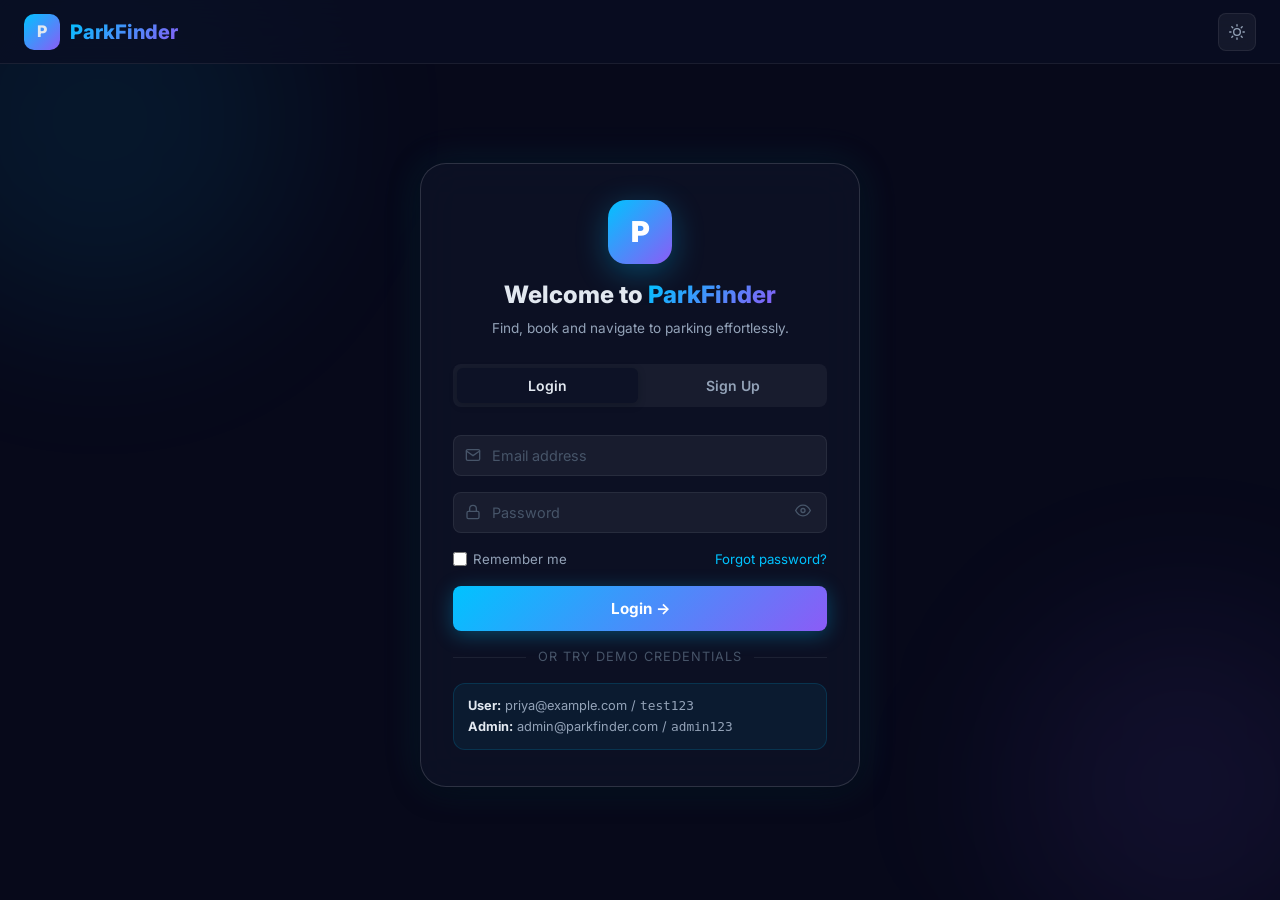
<file: admin.html>
<!DOCTYPE html>
<html lang="en" data-theme="dark">
<head>
  <meta charset="UTF-8" />
  <meta name="viewport" content="width=device-width, initial-scale=1.0" />
  <title>Admin Panel — ParkFinder</title>
  <meta name="description" content="Admin dashboard to manage parking spots, users and view activity." />
  <link rel="icon" href="data:image/svg+xml,<svg xmlns='http://www.w3.org/2000/svg' viewBox='0 0 100 100'><rect width='100' height='100' rx='18' fill='%238b5cf6'/><text y='.9em' font-size='70' font-weight='900' font-family='Inter,sans-serif' fill='white' x='18'>A</text></svg>" />
  <link rel="stylesheet" href="css/main.css" />
  <link rel="stylesheet" href="css/admin.css" />
</head>
<body>

<nav class="navbar" role="navigation">
  <a href="index.html" class="navbar-brand">
    <div class="brand-icon">P</div>
    <span class="brand-text">ParkFinder</span>
  </a>
  <ul class="navbar-nav">
    <li><a href="index.html">Map</a></li>
    <li><a href="parking-list.html">Parking</a></li>
    <li><a href="admin.html" class="active">Admin</a></li>
  </ul>
  <div class="navbar-actions">
    <button class="btn-icon theme-btn" id="theme-toggle" title="Toggle theme">
      <svg id="icon-sun" width="16" height="16" viewBox="0 0 24 24" fill="none" stroke="currentColor" stroke-width="2" stroke-linecap="round"><circle cx="12" cy="12" r="5"/><line x1="12" y1="1" x2="12" y2="3"/><line x1="12" y1="21" x2="12" y2="23"/><line x1="4.22" y1="4.22" x2="5.64" y2="5.64"/><line x1="18.36" y1="18.36" x2="19.78" y2="19.78"/><line x1="1" y1="12" x2="3" y2="12"/><line x1="21" y1="12" x2="23" y2="12"/><line x1="4.22" y1="19.78" x2="5.64" y2="18.36"/><line x1="18.36" y1="5.64" x2="19.78" y2="4.22"/></svg>
      <svg id="icon-moon" width="16" height="16" viewBox="0 0 24 24" fill="none" stroke="currentColor" stroke-width="2" stroke-linecap="round" style="display:none"><path d="M21 12.79A9 9 0 1 1 11.21 3 7 7 0 0 0 21 12.79z"/></svg>
    </button>
    <div id="nav-auth-actions"></div>
    <div id="nav-avatar-wrap" style="display:none;position:relative;">
      <div class="nav-avatar">A</div>
      <div class="nav-dropdown" id="nav-dropdown"></div>
    </div>
  </div>
  <div class="hamburger" id="hamburger"><span></span><span></span><span></span></div>
</nav>

<div class="admin-layout">
  <!-- Sidebar -->
  <aside class="admin-sidebar">
    <div class="sidebar-section">Overview</div>
    <button class="sidebar-link active" onclick="showPanel('dashboard')">
      <span class="s-icon">
        <svg width="15" height="15" viewBox="0 0 24 24" fill="none" stroke="currentColor" stroke-width="2" stroke-linecap="round"><rect x="3" y="3" width="7" height="7"/><rect x="14" y="3" width="7" height="7"/><rect x="3" y="14" width="7" height="7"/><rect x="14" y="14" width="7" height="7"/></svg>
      </span>
      Dashboard
    </button>
    <div class="sidebar-section">Manage</div>
    <button class="sidebar-link" onclick="showPanel('spots')">
      <span class="s-icon">
        <svg width="15" height="15" viewBox="0 0 24 24" fill="none" stroke="currentColor" stroke-width="2" stroke-linecap="round"><circle cx="12" cy="12" r="10"/><text x="7" y="17" font-size="12" font-weight="900" fill="currentColor" stroke="none">P</text></svg>
      </span>
      Parking Spots
    </button>
    <button class="sidebar-link" onclick="showPanel('users')">
      <span class="s-icon">
        <svg width="15" height="15" viewBox="0 0 24 24" fill="none" stroke="currentColor" stroke-width="2" stroke-linecap="round"><path d="M17 21v-2a4 4 0 0 0-4-4H5a4 4 0 0 0-4 4v2"/><circle cx="9" cy="7" r="4"/><path d="M23 21v-2a4 4 0 0 0-3-3.87"/><path d="M16 3.13a4 4 0 0 1 0 7.75"/></svg>
      </span>
      Users
    </button>
    <button class="sidebar-link" onclick="showPanel('log')">
      <span class="s-icon">
        <svg width="15" height="15" viewBox="0 0 24 24" fill="none" stroke="currentColor" stroke-width="2" stroke-linecap="round"><path d="M14 2H6a2 2 0 0 0-2 2v16a2 2 0 0 0 2 2h12a2 2 0 0 0 2-2V8z"/><polyline points="14 2 14 8 20 8"/><line x1="16" y1="13" x2="8" y2="13"/><line x1="16" y1="17" x2="8" y2="17"/><polyline points="10 9 9 9 8 9"/></svg>
      </span>
      Activity Log
    </button>
    <div class="sidebar-section">Links</div>
    <button class="sidebar-link" onclick="window.location='index.html'">
      <span class="s-icon">
        <svg width="15" height="15" viewBox="0 0 24 24" fill="none" stroke="currentColor" stroke-width="2" stroke-linecap="round"><path d="M3 9l9-7 9 7v11a2 2 0 0 1-2 2H5a2 2 0 0 1-2-2z"/><polyline points="9 22 9 12 15 12 15 22"/></svg>
      </span>
      Back to Site
    </button>
    <button class="sidebar-link" onclick="window.location='parking-list.html'">
      <span class="s-icon">
        <svg width="15" height="15" viewBox="0 0 24 24" fill="none" stroke="currentColor" stroke-width="2" stroke-linecap="round"><polygon points="3 11 22 2 13 21 11 13 3 11"/></svg>
      </span>
      View Map
    </button>
  </aside>

  <!-- Main Content -->
  <main class="admin-main">

    <!-- Dashboard -->
    <div id="panel-dashboard" class="admin-panel active">
      <div class="admin-page-title">Dashboard</div>
      <div class="admin-page-sub">Overview of ParkFinder data and activity.</div>

      <div class="stats-row" id="dash-stats"></div>

      <div class="table-wrapper" style="margin-top:24px">
        <div class="table-head">
          <div class="table-head-title">Recent Activity</div>
        </div>
        <div class="log-list" id="dash-log"></div>
      </div>
    </div>

    <!-- Parking Spots -->
    <div id="panel-spots" class="admin-panel">
      <div style="display:flex;align-items:center;justify-content:space-between;margin-bottom:4px;gap:12px;flex-wrap:wrap">
        <div class="admin-page-title">Parking Spots</div>
        <button class="btn btn-primary btn-sm" id="add-spot-btn">+ Add Spot</button>
      </div>
      <div class="admin-page-sub">Manage all parking locations in the system.</div>

      <div class="table-wrapper">
        <div class="table-head">
          <div class="table-head-title">All Spots (<span id="spots-count">0</span>)</div>
          <div class="table-search">
            <input type="text" id="spots-search" placeholder="Search&hellip;" />
          </div>
        </div>
        <div style="overflow-x:auto">
          <table class="data-table">
            <thead>
              <tr>
                <th>Name</th><th>Type</th><th>Price/hr</th><th>Slots</th><th>Available</th><th>Rating</th><th>Actions</th>
              </tr>
            </thead>
            <tbody id="spots-tbody"></tbody>
          </table>
        </div>
      </div>
    </div>

    <!-- Users -->
    <div id="panel-users" class="admin-panel">
      <div class="admin-page-title">Users</div>
      <div class="admin-page-sub">All registered accounts in the system.</div>

      <div class="table-wrapper">
        <div class="table-head">
          <div class="table-head-title">All Users (<span id="users-count">0</span>)</div>
        </div>
        <div style="overflow-x:auto">
          <table class="data-table">
            <thead>
              <tr><th>Name</th><th>Email</th><th>Role</th><th>Joined</th></tr>
            </thead>
            <tbody id="users-tbody"></tbody>
          </table>
        </div>
      </div>
    </div>

    <!-- Activity Log -->
    <div id="panel-log" class="admin-panel">
      <div class="admin-page-title">Activity Log</div>
      <div class="admin-page-sub">Recent admin actions and system events.</div>
      <div class="table-wrapper">
        <div class="log-list" id="full-log"></div>
      </div>
    </div>

  </main>
</div>

<!-- Add/Edit Spot Modal -->
<div class="modal-overlay" id="spot-modal">
  <div class="modal" style="max-width:640px">
    <div class="modal-header">
      <span class="modal-title" id="spot-modal-title">Add Parking Spot</span>
      <button class="modal-close" data-modal-close="spot-modal">&times;</button>
    </div>
    <form id="spot-form" novalidate>
      <div class="form-grid">
        <div class="form-group span-2">
          <label class="form-label">Spot Name *</label>
          <input type="text" id="sf-name" class="form-input" placeholder="e.g. BKC Corporate Hub Parking" required />
        </div>
        <div class="form-group span-2">
          <label class="form-label">Address *</label>
          <input type="text" id="sf-address" class="form-input" placeholder="Full address" required />
        </div>
        <div class="form-group">
          <label class="form-label">Latitude *</label>
          <input type="number" id="sf-lat" class="form-input" placeholder="19.0760" step="0.0001" required />
        </div>
        <div class="form-group">
          <label class="form-label">Longitude *</label>
          <input type="number" id="sf-lng" class="form-input" placeholder="72.8777" step="0.0001" required />
        </div>
        <div class="form-group">
          <label class="form-label">Price / Hour (&#8377;) *</label>
          <input type="number" id="sf-price-hr" class="form-input" placeholder="60" min="1" required />
        </div>
        <div class="form-group">
          <label class="form-label">Price / Day (&#8377;) *</label>
          <input type="number" id="sf-price-day" class="form-input" placeholder="350" min="1" required />
        </div>
        <div class="form-group">
          <label class="form-label">Total Slots *</label>
          <input type="number" id="sf-total" class="form-input" placeholder="100" min="1" required />
        </div>
        <div class="form-group">
          <label class="form-label">Available Slots *</label>
          <input type="number" id="sf-avail" class="form-input" placeholder="50" min="0" required />
        </div>
        <div class="form-group">
          <label class="form-label">Type *</label>
          <select id="sf-type" class="form-input">
            <option value="covered">Covered</option>
            <option value="open">Open Air</option>
          </select>
        </div>
        <div class="form-group">
          <label class="form-label">Amenities (comma-separated)</label>
          <input type="text" id="sf-amenities" class="form-input" placeholder="CCTV, EV Charging, Security" />
        </div>
        <div class="form-group">
          <label class="form-label">Open Time</label>
          <input type="time" id="sf-open" class="form-input" value="00:00" />
        </div>
        <div class="form-group">
          <label class="form-label">Close Time</label>
          <input type="time" id="sf-close" class="form-input" value="23:59" />
        </div>
        <div class="form-group span-2">
          <label class="form-label">Description</label>
          <textarea id="sf-desc" class="form-input" rows="3"></textarea>
        </div>
      </div>
      <div style="display:flex;gap:10px;margin-top:20px">
        <button type="submit" class="btn btn-primary" style="flex:1" id="sf-submit">Save Spot</button>
        <button type="button" class="btn btn-secondary" onclick="closeModal('spot-modal')">Cancel</button>
      </div>
    </form>
  </div>
</div>

<!-- Delete Confirm Modal -->
<div class="modal-overlay" id="del-modal">
  <div class="modal" style="max-width:420px;text-align:center">
    <div style="margin-bottom:16px">
      <svg width="52" height="52" viewBox="0 0 52 52" fill="none" style="margin:0 auto">
        <circle cx="26" cy="26" r="26" fill="rgba(239,68,68,0.12)"/>
        <circle cx="26" cy="26" r="20" stroke="#ef4444" stroke-width="1.5"/>
        <path d="M20 32l12-12M32 32L20 20" stroke="#ef4444" stroke-width="2" stroke-linecap="round"/>
      </svg>
    </div>
    <h3 style="font-size:1.2rem;margin-bottom:8px">Delete Parking Spot?</h3>
    <p style="color:var(--text-2);font-size:0.9rem;margin-bottom:20px">This action cannot be undone. The spot will be permanently removed.</p>
    <div style="display:flex;gap:10px">
      <button class="btn btn-danger" style="flex:1" id="del-confirm-btn">Delete</button>
      <button class="btn btn-secondary" style="flex:1" onclick="closeModal('del-modal')">Cancel</button>
    </div>
  </div>
</div>

<script src="js/data.js"></script>
<script src="js/app.js"></script>
<script src="js/admin.js"></script>
</body>
</html>
</file>
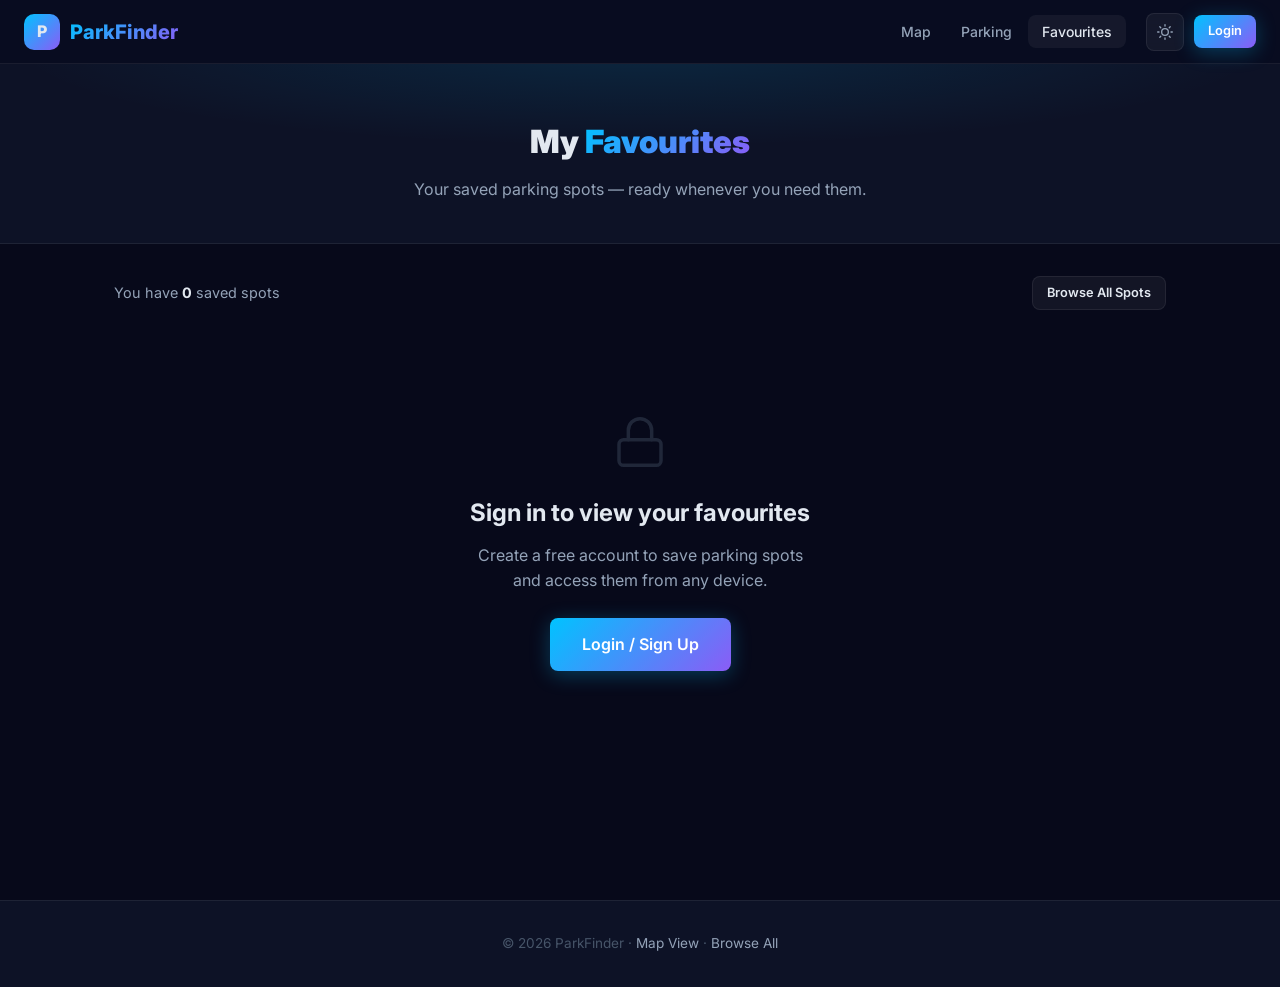
<file: favourites.html>
<!DOCTYPE html>
<html lang="en" data-theme="dark">
<head>
  <meta charset="UTF-8" />
  <meta name="viewport" content="width=device-width, initial-scale=1.0" />
  <title>My Favourites — ParkFinder</title>
  <meta name="description" content="View and manage your saved favourite parking spots." />
  <link rel="icon" href="data:image/svg+xml,<svg xmlns='http://www.w3.org/2000/svg' viewBox='0 0 100 100'><rect width='100' height='100' rx='18' fill='%2300c3ff'/><text y='.9em' font-size='70' font-weight='900' font-family='Inter,sans-serif' fill='white' x='18'>P</text></svg>" />
  <link rel="manifest" href="manifest.json" />
  <link rel="stylesheet" href="css/main.css" />
  <link rel="stylesheet" href="css/list.css" />
  <link rel="stylesheet" href="css/favs.css" />
</head>
<body>

<nav class="navbar" role="navigation">
  <a href="index.html" class="navbar-brand">
    <div class="brand-icon">P</div>
    <span class="brand-text">ParkFinder</span>
  </a>
  <ul class="navbar-nav">
    <li><a href="index.html">Map</a></li>
    <li><a href="parking-list.html">Parking</a></li>
    <li><a href="favourites.html" class="active">Favourites</a></li>
  </ul>
  <div class="navbar-actions">
    <button class="btn-icon theme-btn" id="theme-toggle" title="Toggle theme">
      <svg id="icon-sun" width="16" height="16" viewBox="0 0 24 24" fill="none" stroke="currentColor" stroke-width="2" stroke-linecap="round"><circle cx="12" cy="12" r="5"/><line x1="12" y1="1" x2="12" y2="3"/><line x1="12" y1="21" x2="12" y2="23"/><line x1="4.22" y1="4.22" x2="5.64" y2="5.64"/><line x1="18.36" y1="18.36" x2="19.78" y2="19.78"/><line x1="1" y1="12" x2="3" y2="12"/><line x1="21" y1="12" x2="23" y2="12"/><line x1="4.22" y1="19.78" x2="5.64" y2="18.36"/><line x1="18.36" y1="5.64" x2="19.78" y2="4.22"/></svg>
      <svg id="icon-moon" width="16" height="16" viewBox="0 0 24 24" fill="none" stroke="currentColor" stroke-width="2" stroke-linecap="round" style="display:none"><path d="M21 12.79A9 9 0 1 1 11.21 3 7 7 0 0 0 21 12.79z"/></svg>
    </button>
    <div id="nav-auth-actions"></div>
    <div id="nav-avatar-wrap" style="display:none;position:relative;">
      <div class="nav-avatar">U</div>
      <div class="nav-dropdown" id="nav-dropdown"></div>
    </div>
  </div>
  <div class="hamburger" id="hamburger"><span></span><span></span><span></span></div>
</nav>
<div class="mobile-nav" id="mobile-nav">
  <a href="index.html">Map</a>
  <a href="parking-list.html">Parking</a>
  <a href="favourites.html">Favourites</a>
  <a href="login.html">Login</a>
</div>

<div class="favs-page">
  <!-- Hero -->
  <div class="favs-hero">
    <h1>My <span>Favourites</span></h1>
    <p>Your saved parking spots &mdash; ready whenever you need them.</p>
  </div>

  <!-- Content -->
  <div class="favs-content">
    <div class="favs-toolbar">
      <span class="favs-count">You have <strong id="favs-count">0</strong> saved spots</span>
      <div style="display:flex;gap:10px">
        <a href="parking-list.html" class="btn btn-secondary btn-sm">Browse All Spots</a>
        <button class="btn btn-danger btn-sm" id="clear-all-btn" style="display:none">Clear All</button>
      </div>
    </div>
    <div id="favs-container"></div>
  </div>
</div>

<footer class="footer">
  <p>&copy; 2026 ParkFinder &middot; <a href="index.html">Map View</a> &middot; <a href="parking-list.html">Browse All</a></p>
</footer>

<script src="js/data.js"></script>
<script src="js/app.js"></script>
<script src="js/favs.js"></script>
</body>
</html>
</file>
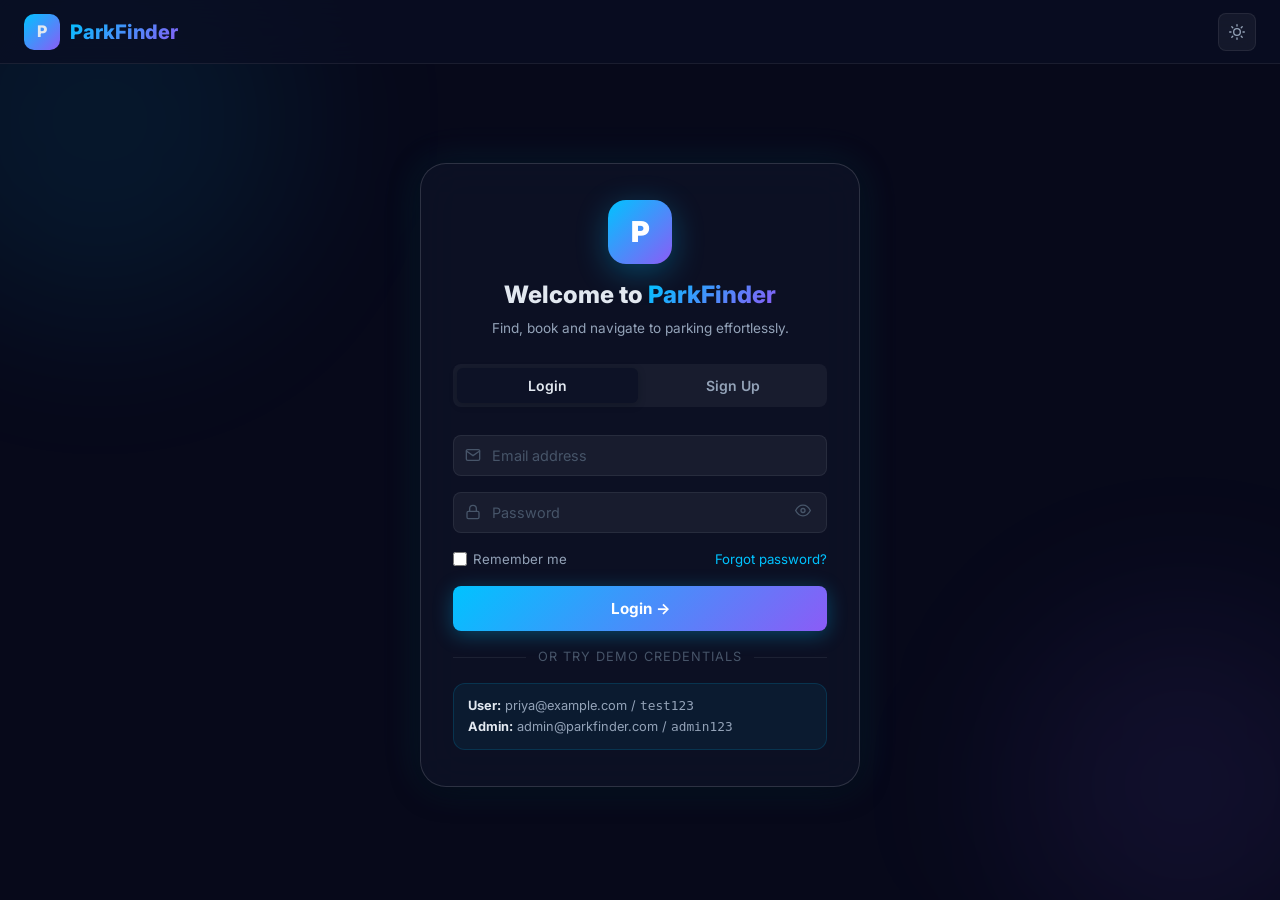
<file: login.html>
<!DOCTYPE html>
<html lang="en" data-theme="dark">
<head>
  <meta charset="UTF-8" />
  <meta name="viewport" content="width=device-width, initial-scale=1.0" />
  <title>Login — ParkFinder</title>
  <meta name="description" content="Login or create an account to save favourite spots, leave reviews and book parking." />
  <link rel="icon" href="data:image/svg+xml,<svg xmlns='http://www.w3.org/2000/svg' viewBox='0 0 100 100'><rect width='100' height='100' rx='18' fill='%2300c3ff'/><text y='.9em' font-size='70' font-weight='900' font-family='Inter,sans-serif' fill='white' x='18'>P</text></svg>" />
  <link rel="stylesheet" href="css/main.css" />
  <link rel="stylesheet" href="css/auth.css" />
</head>
<body class="auth-page">

<nav class="navbar" role="navigation">
  <a href="index.html" class="navbar-brand">
    <div class="brand-icon">P</div>
    <span class="brand-text">ParkFinder</span>
  </a>
  <div class="navbar-actions" style="margin-left:auto">
    <button class="btn-icon theme-btn" id="theme-toggle" title="Toggle theme">
      <svg id="icon-sun" width="16" height="16" viewBox="0 0 24 24" fill="none" stroke="currentColor" stroke-width="2" stroke-linecap="round"><circle cx="12" cy="12" r="5"/><line x1="12" y1="1" x2="12" y2="3"/><line x1="12" y1="21" x2="12" y2="23"/><line x1="4.22" y1="4.22" x2="5.64" y2="5.64"/><line x1="18.36" y1="18.36" x2="19.78" y2="19.78"/><line x1="1" y1="12" x2="3" y2="12"/><line x1="21" y1="12" x2="23" y2="12"/><line x1="4.22" y1="19.78" x2="5.64" y2="18.36"/><line x1="18.36" y1="5.64" x2="19.78" y2="4.22"/></svg>
      <svg id="icon-moon" width="16" height="16" viewBox="0 0 24 24" fill="none" stroke="currentColor" stroke-width="2" stroke-linecap="round" style="display:none"><path d="M21 12.79A9 9 0 1 1 11.21 3 7 7 0 0 0 21 12.79z"/></svg>
    </button>
  </div>
</nav>

<div class="auth-wrapper">
  <div class="auth-card">

    <!-- Logo -->
    <div class="auth-logo">
      <span class="logo-icon">P</span>
      <h1>Welcome to <span>ParkFinder</span></h1>
      <p>Find, book and navigate to parking effortlessly.</p>
    </div>

    <!-- Tabs -->
    <div class="auth-tabs">
      <button class="auth-tab active" id="tab-login" onclick="switchTab('login')">Login</button>
      <button class="auth-tab" id="tab-signup" onclick="switchTab('signup')">Sign Up</button>
    </div>

    <!-- Login Form -->
    <form class="auth-form active" id="form-login" novalidate>
      <div class="form-group">
        <div class="input-wrapper">
          <span class="input-icon">
            <svg width="16" height="16" viewBox="0 0 24 24" fill="none" stroke="currentColor" stroke-width="2" stroke-linecap="round"><path d="M4 4h16c1.1 0 2 .9 2 2v12c0 1.1-.9 2-2 2H4c-1.1 0-2-.9-2-2V6c0-1.1.9-2 2-2z"/><polyline points="22,6 12,13 2,6"/></svg>
          </span>
          <input type="email" id="login-email" class="form-input" placeholder="Email address" autocomplete="email" />
        </div>
        <span class="form-error" id="login-email-err"></span>
      </div>
      <div class="form-group">
        <div class="input-wrapper">
          <span class="input-icon">
            <svg width="16" height="16" viewBox="0 0 24 24" fill="none" stroke="currentColor" stroke-width="2" stroke-linecap="round"><rect x="3" y="11" width="18" height="11" rx="2" ry="2"/><path d="M7 11V7a5 5 0 0 1 10 0v4"/></svg>
          </span>
          <input type="password" id="login-password" class="form-input" placeholder="Password" autocomplete="current-password" />
          <button type="button" class="input-toggle" id="login-pw-toggle" title="Show/hide password">
            <svg class="eye-open" width="16" height="16" viewBox="0 0 24 24" fill="none" stroke="currentColor" stroke-width="2" stroke-linecap="round"><path d="M1 12s4-8 11-8 11 8 11 8-4 8-11 8-11-8-11-8z"/><circle cx="12" cy="12" r="3"/></svg>
          </button>
        </div>
        <span class="form-error" id="login-pw-err"></span>
      </div>
      <div class="auth-row">
        <label class="checkbox-wrap">
          <input type="checkbox" id="remember-me" /> Remember me
        </label>
        <a href="#" class="auth-link">Forgot password?</a>
      </div>
      <button type="submit" class="auth-submit" id="login-submit">Login &rarr;</button>

      <div class="auth-divider">or try demo credentials</div>
      <div class="demo-hint">
        <strong>User:</strong> priya@example.com / <code>test123</code><br/>
        <strong>Admin:</strong> admin@parkfinder.com / <code>admin123</code>
      </div>
    </form>

    <!-- Signup Form -->
    <form class="auth-form" id="form-signup" novalidate>
      <div class="form-group">
        <div class="input-wrapper">
          <span class="input-icon">
            <svg width="16" height="16" viewBox="0 0 24 24" fill="none" stroke="currentColor" stroke-width="2" stroke-linecap="round"><path d="M20 21v-2a4 4 0 0 0-4-4H8a4 4 0 0 0-4 4v2"/><circle cx="12" cy="7" r="4"/></svg>
          </span>
          <input type="text" id="signup-name" class="form-input" placeholder="Full name" autocomplete="name" />
        </div>
        <span class="form-error" id="signup-name-err"></span>
      </div>
      <div class="form-group">
        <div class="input-wrapper">
          <span class="input-icon">
            <svg width="16" height="16" viewBox="0 0 24 24" fill="none" stroke="currentColor" stroke-width="2" stroke-linecap="round"><path d="M4 4h16c1.1 0 2 .9 2 2v12c0 1.1-.9 2-2 2H4c-1.1 0-2-.9-2-2V6c0-1.1.9-2 2-2z"/><polyline points="22,6 12,13 2,6"/></svg>
          </span>
          <input type="email" id="signup-email" class="form-input" placeholder="Email address" autocomplete="email" />
        </div>
        <span class="form-error" id="signup-email-err"></span>
      </div>
      <div class="form-group">
        <div class="input-wrapper">
          <span class="input-icon">
            <svg width="16" height="16" viewBox="0 0 24 24" fill="none" stroke="currentColor" stroke-width="2" stroke-linecap="round"><rect x="3" y="11" width="18" height="11" rx="2" ry="2"/><path d="M7 11V7a5 5 0 0 1 10 0v4"/></svg>
          </span>
          <input type="password" id="signup-password" class="form-input" placeholder="Password (min 6 chars)" autocomplete="new-password" />
          <button type="button" class="input-toggle" id="signup-pw-toggle" title="Show/hide password">
            <svg class="eye-open" width="16" height="16" viewBox="0 0 24 24" fill="none" stroke="currentColor" stroke-width="2" stroke-linecap="round"><path d="M1 12s4-8 11-8 11 8 11 8-4 8-11 8-11-8-11-8z"/><circle cx="12" cy="12" r="3"/></svg>
          </button>
        </div>
        <div class="pw-strength" id="pw-strength">
          <div class="pw-bars">
            <div class="pw-bar" id="pw-bar-1"></div>
            <div class="pw-bar" id="pw-bar-2"></div>
            <div class="pw-bar" id="pw-bar-3"></div>
          </div>
          <div class="pw-label" id="pw-label">Enter a password</div>
        </div>
        <span class="form-error" id="signup-pw-err"></span>
      </div>
      <div class="form-group">
        <div class="input-wrapper">
          <span class="input-icon">
            <svg width="16" height="16" viewBox="0 0 24 24" fill="none" stroke="currentColor" stroke-width="2" stroke-linecap="round"><rect x="3" y="11" width="18" height="11" rx="2" ry="2"/><path d="M7 11V7a5 5 0 0 1 10 0v4"/></svg>
          </span>
          <input type="password" id="signup-confirm" class="form-input" placeholder="Confirm password" autocomplete="new-password" />
        </div>
        <span class="form-error" id="signup-confirm-err"></span>
      </div>
      <button type="submit" class="auth-submit" id="signup-submit">Create Account &rarr;</button>
    </form>

  </div>
</div>

<script src="js/data.js"></script>
<script src="js/app.js"></script>
<script src="js/auth.js"></script>
</body>
</html>
</file>
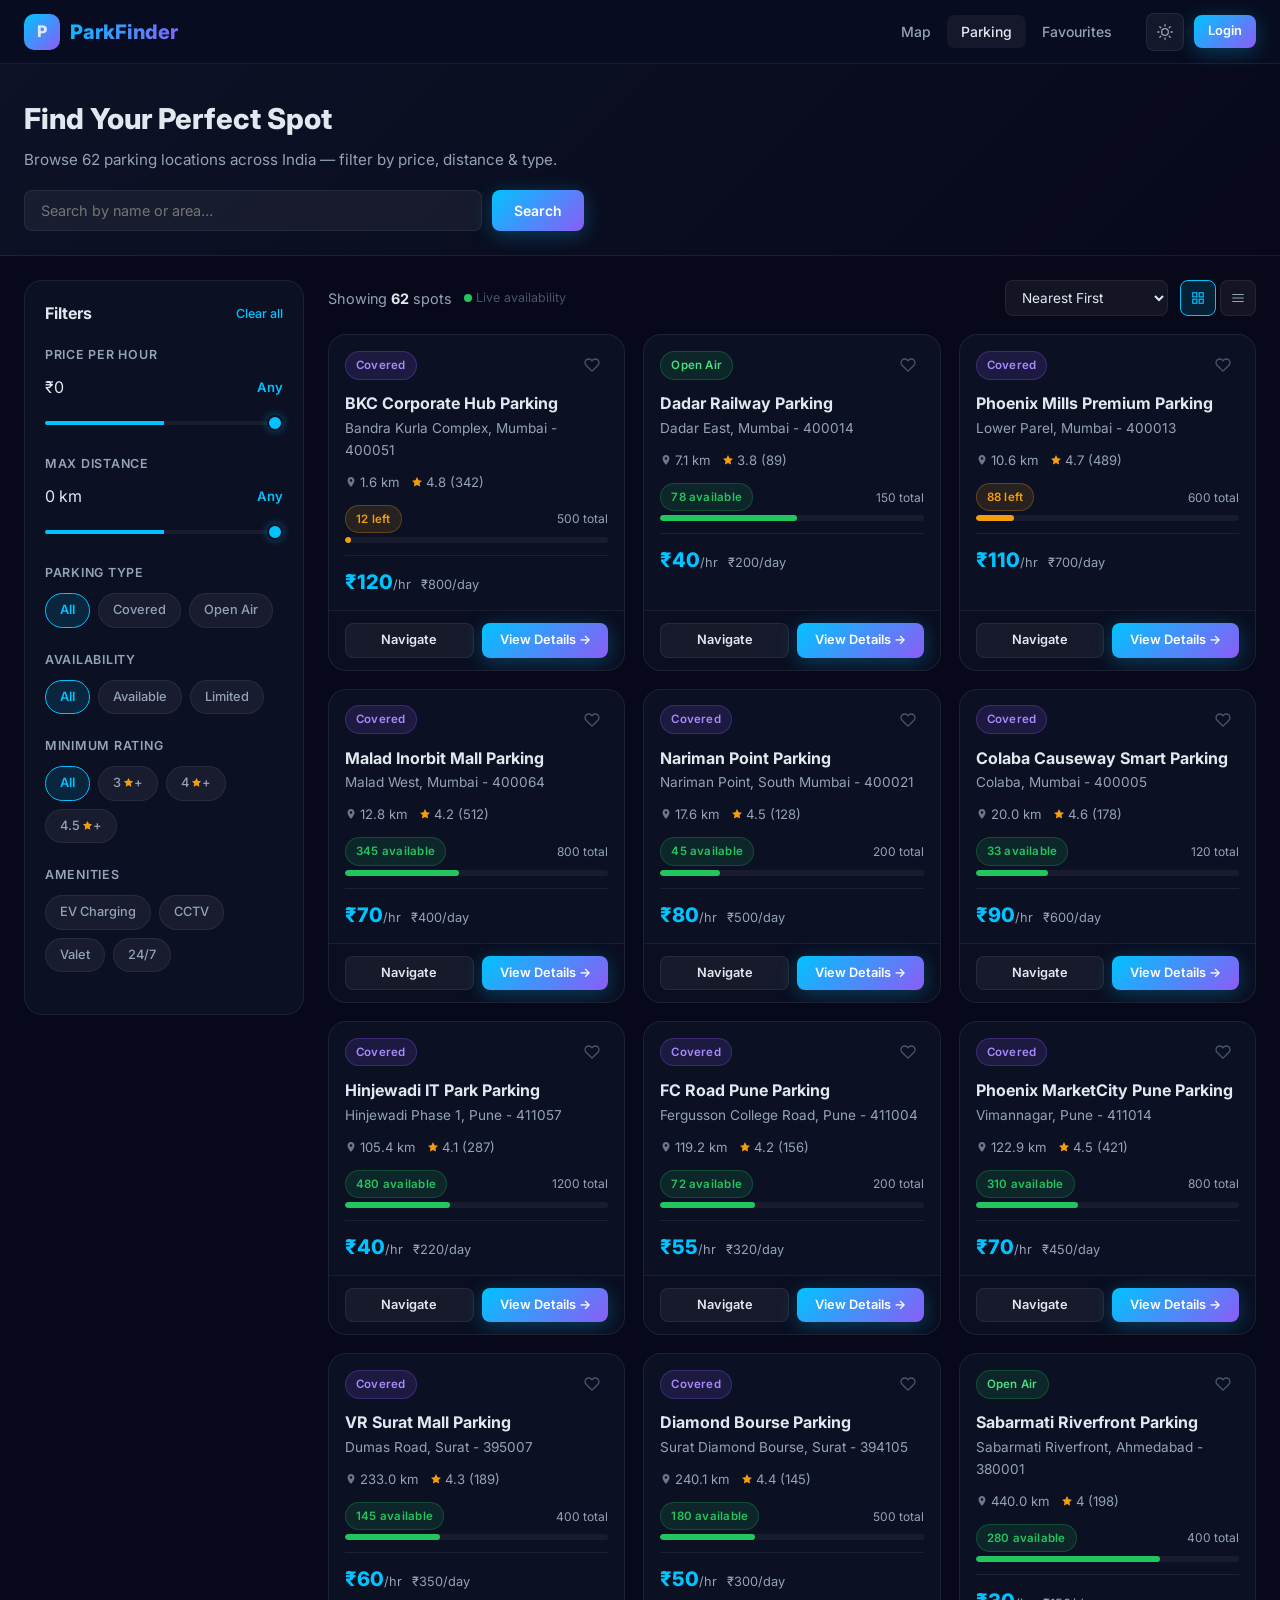
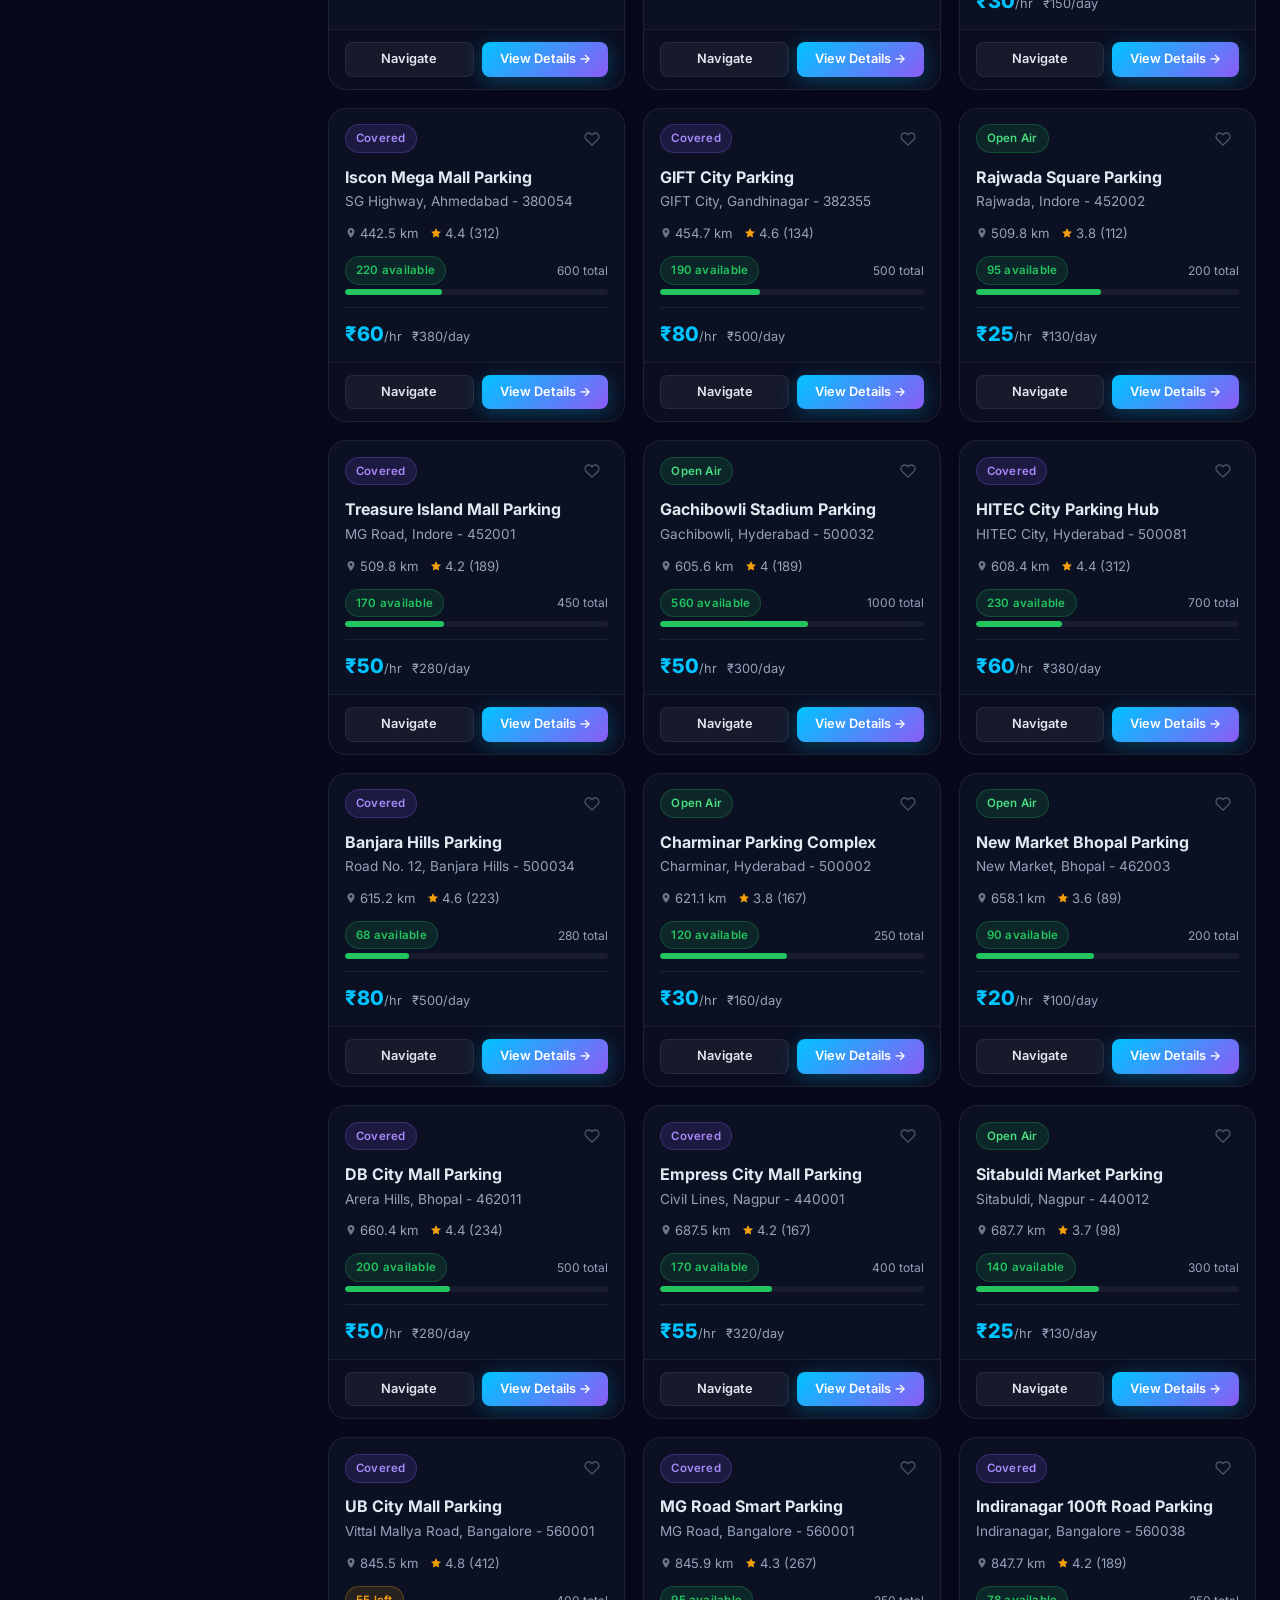
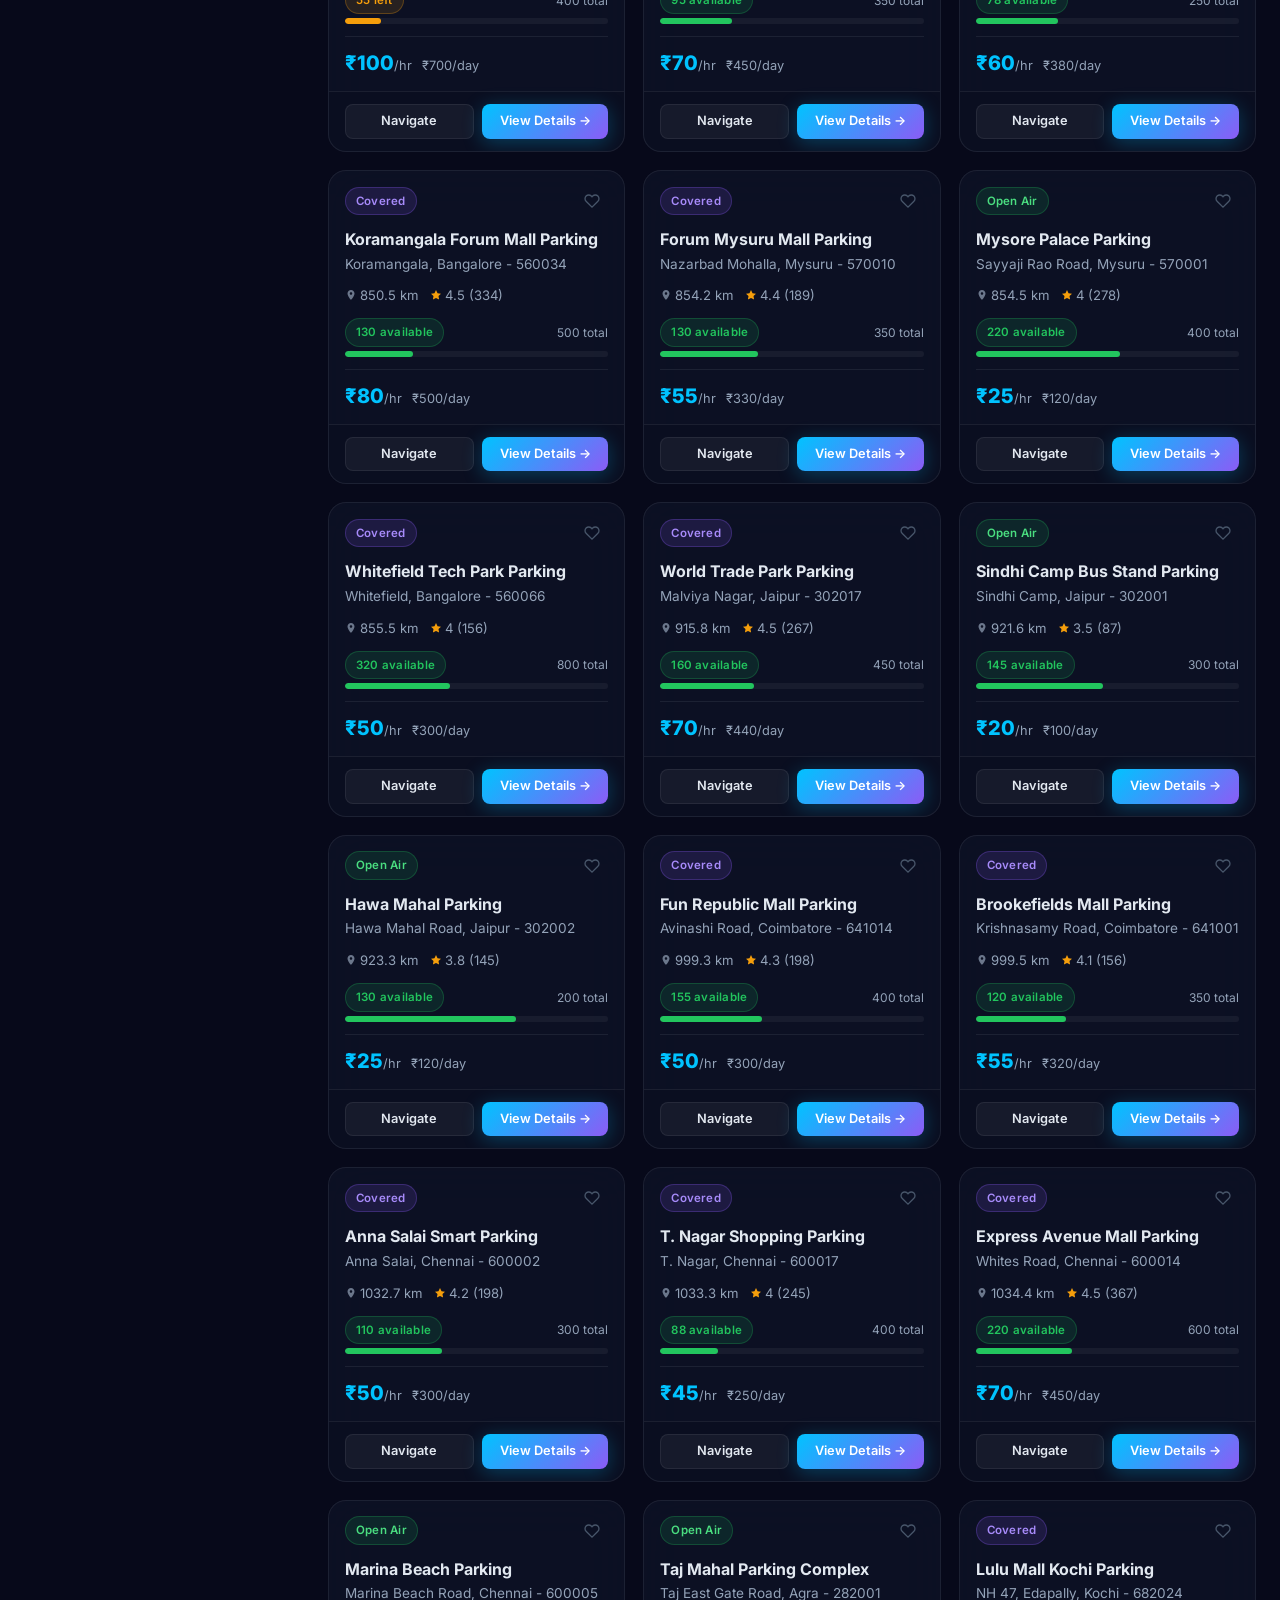
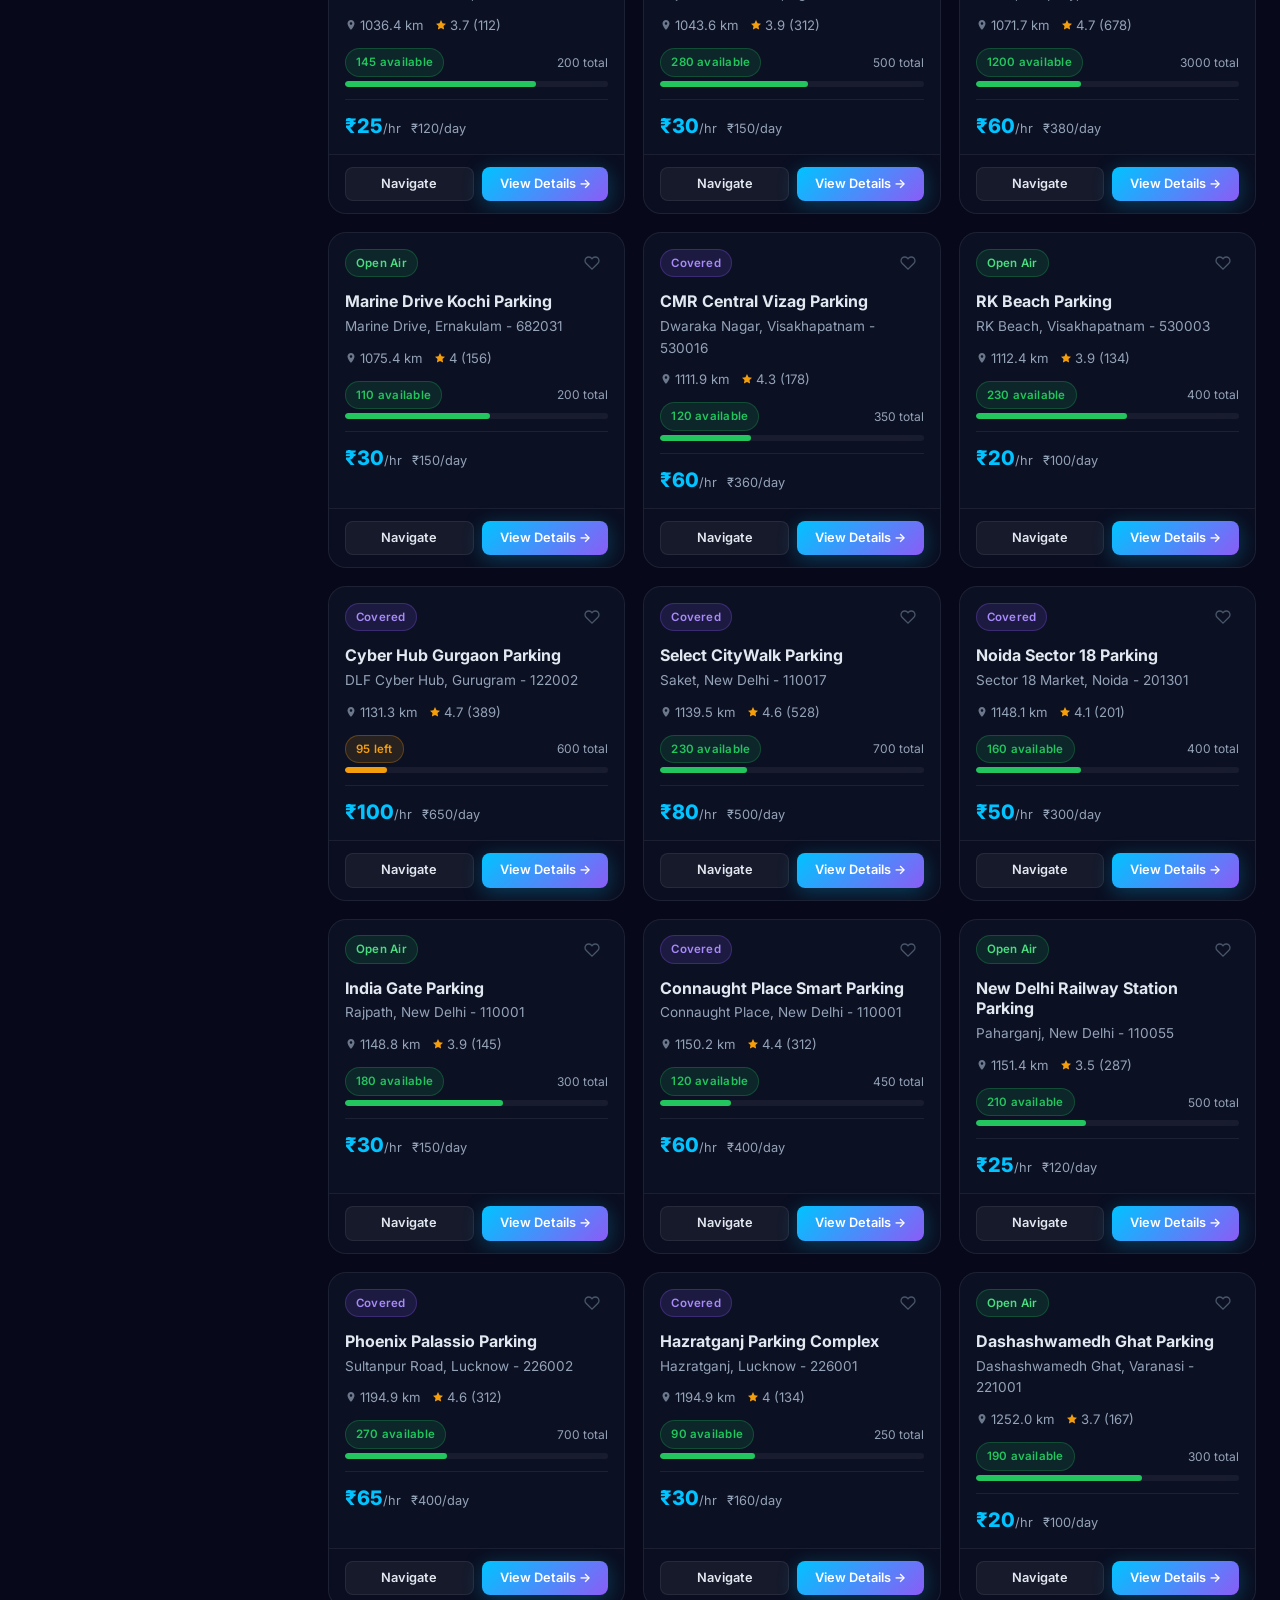
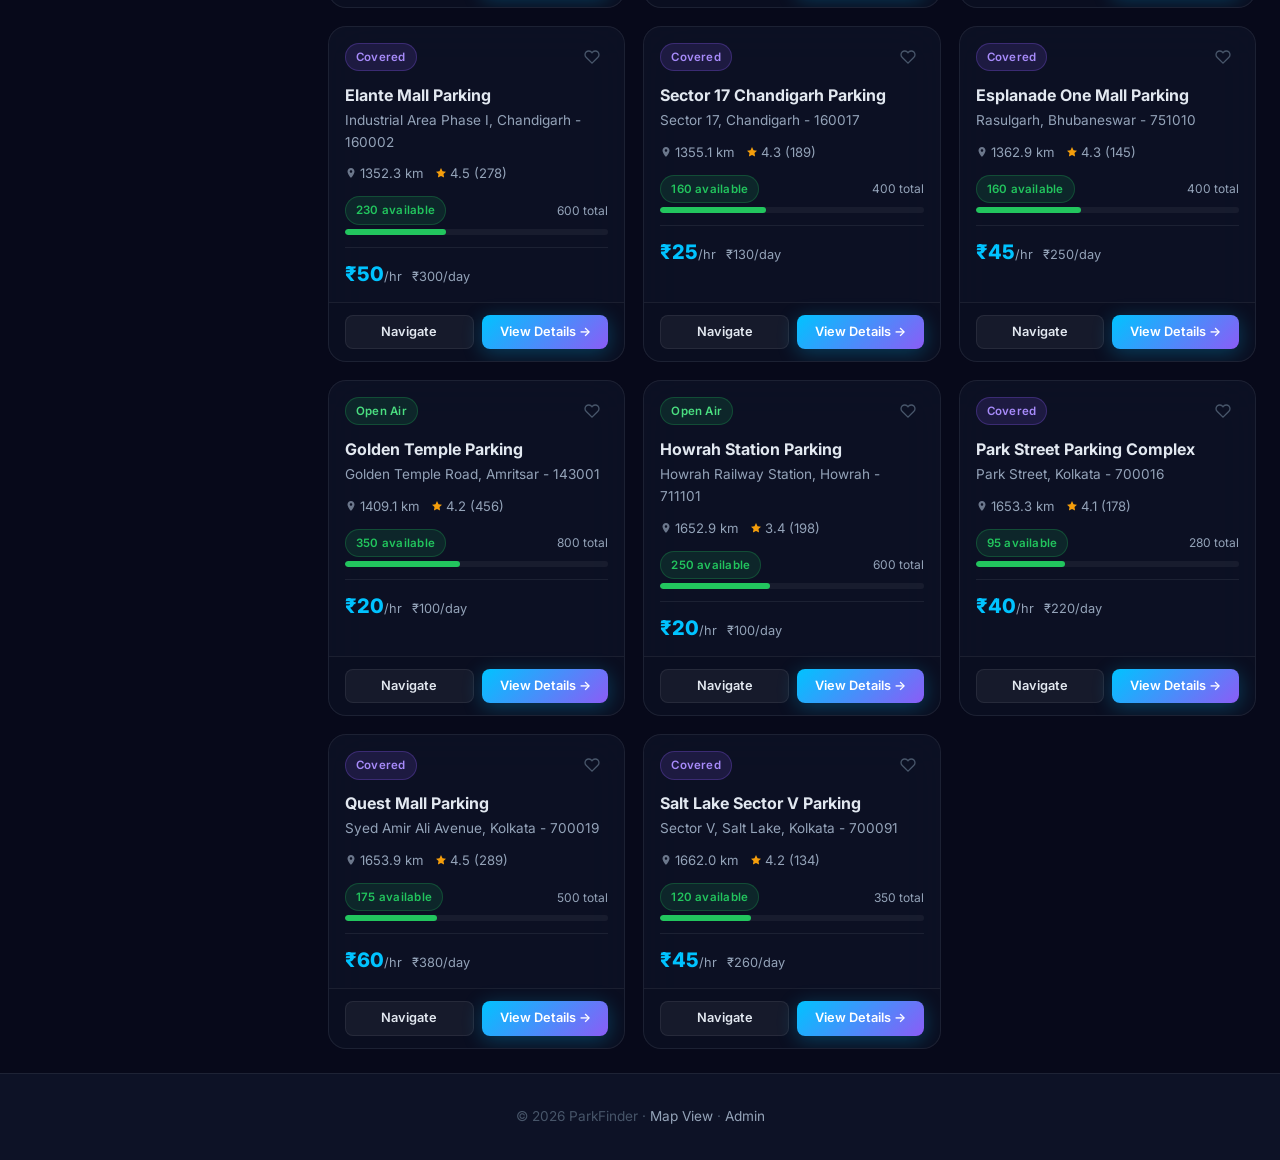
<file: parking-list.html>
<!DOCTYPE html>
<html lang="en" data-theme="dark">
<head>
  <meta charset="UTF-8" />
  <meta name="viewport" content="width=device-width, initial-scale=1.0" />
  <title>Find Parking — ParkFinder</title>
  <meta name="description" content="Browse and filter nearby parking spots by price, distance, and type. Real-time availability." />
  <link rel="icon" href="data:image/svg+xml,<svg xmlns='http://www.w3.org/2000/svg' viewBox='0 0 100 100'><rect width='100' height='100' rx='18' fill='%2300c3ff'/><text y='.9em' font-size='70' font-weight='900' font-family='Inter,sans-serif' fill='white' x='18'>P</text></svg>" />
  <link rel="stylesheet" href="css/main.css" />
  <link rel="stylesheet" href="css/list.css" />
</head>
<body>

<nav class="navbar" role="navigation">
  <a href="index.html" class="navbar-brand">
    <div class="brand-icon">P</div>
    <span class="brand-text">ParkFinder</span>
  </a>
  <ul class="navbar-nav">
    <li><a href="index.html">Map</a></li>
    <li><a href="parking-list.html" class="active">Parking</a></li>
    <li><a href="favourites.html">Favourites</a></li>
  </ul>
  <div class="navbar-actions">
    <button class="btn-icon theme-btn" id="theme-toggle" title="Toggle theme">
      <svg id="icon-sun" width="16" height="16" viewBox="0 0 24 24" fill="none" stroke="currentColor" stroke-width="2" stroke-linecap="round"><circle cx="12" cy="12" r="5"/><line x1="12" y1="1" x2="12" y2="3"/><line x1="12" y1="21" x2="12" y2="23"/><line x1="4.22" y1="4.22" x2="5.64" y2="5.64"/><line x1="18.36" y1="18.36" x2="19.78" y2="19.78"/><line x1="1" y1="12" x2="3" y2="12"/><line x1="21" y1="12" x2="23" y2="12"/><line x1="4.22" y1="19.78" x2="5.64" y2="18.36"/><line x1="18.36" y1="5.64" x2="19.78" y2="4.22"/></svg>
      <svg id="icon-moon" width="16" height="16" viewBox="0 0 24 24" fill="none" stroke="currentColor" stroke-width="2" stroke-linecap="round" style="display:none"><path d="M21 12.79A9 9 0 1 1 11.21 3 7 7 0 0 0 21 12.79z"/></svg>
    </button>
    <div id="nav-auth-actions"></div>
    <div id="nav-avatar-wrap" style="display:none;position:relative;">
      <div class="nav-avatar">U</div>
      <div class="nav-dropdown" id="nav-dropdown"></div>
    </div>
  </div>
  <div class="hamburger" id="hamburger"><span></span><span></span><span></span></div>
</nav>
<div class="mobile-nav" id="mobile-nav">
  <a href="index.html">Map</a>
  <a href="parking-list.html">Parking</a>
  <a href="favourites.html">Favourites</a>
  <a href="login.html">Login</a>
</div>

<div class="list-page">

  <!-- Hero -->
  <div class="list-hero">
    <div class="list-hero-inner">
      <h1>Find Your Perfect Spot</h1>
      <p>Browse <span id="hero-count">62</span> parking locations across India &mdash; filter by price, distance &amp; type.</p>
      <div class="list-hero-search">
        <input type="text" id="list-search" placeholder="Search by name or area&hellip;" />
        <button class="btn btn-primary" id="list-search-btn">Search</button>
      </div>
    </div>
  </div>

  <!-- Layout -->
  <div class="list-layout">

    <!-- Sidebar Filters -->
    <aside class="filter-sidebar" id="filter-sidebar">
      <div class="filter-title">
        Filters
        <span class="filter-clear" id="filter-clear">Clear all</span>
      </div>

      <!-- Price Range -->
      <div class="filter-section">
        <div class="filter-label">Price per Hour</div>
        <div class="range-row">
          <span>&#8377;0</span>
          <span class="range-val" id="price-val">Any</span>
        </div>
        <input type="range" id="price-range" min="0" max="150" value="150" step="5" />
      </div>

      <!-- Distance -->
      <div class="filter-section">
        <div class="filter-label">Max Distance</div>
        <div class="range-row">
          <span>0 km</span>
          <span class="range-val" id="dist-val">Any</span>
        </div>
        <input type="range" id="dist-range" min="1" max="50" value="50" step="1" />
      </div>

      <!-- Type -->
      <div class="filter-section">
        <div class="filter-label">Parking Type</div>
        <div class="filter-chips">
          <div class="filter-chip active" data-type="all">All</div>
          <div class="filter-chip" data-type="covered">Covered</div>
          <div class="filter-chip" data-type="open">Open Air</div>
        </div>
      </div>

      <!-- Availability -->
      <div class="filter-section">
        <div class="filter-label">Availability</div>
        <div class="filter-chips">
          <div class="filter-chip active" data-avail="all">All</div>
          <div class="filter-chip" data-avail="available">Available</div>
          <div class="filter-chip" data-avail="limited">Limited</div>
        </div>
      </div>

      <!-- Rating -->
      <div class="filter-section">
        <div class="filter-label">Minimum Rating</div>
        <div class="filter-chips">
          <div class="filter-chip active" data-rating="0">All</div>
          <div class="filter-chip" data-rating="3">3<svg width="11" height="11" viewBox="0 0 24 24" fill="currentColor" style="color:#f59e0b;vertical-align:-1px;margin-left:2px"><polygon points="12 2 15.09 8.26 22 9.27 17 14.14 18.18 21.02 12 17.77 5.82 21.02 7 14.14 2 9.27 8.91 8.26 12 2"/></svg>+</div>
          <div class="filter-chip" data-rating="4">4<svg width="11" height="11" viewBox="0 0 24 24" fill="currentColor" style="color:#f59e0b;vertical-align:-1px;margin-left:2px"><polygon points="12 2 15.09 8.26 22 9.27 17 14.14 18.18 21.02 12 17.77 5.82 21.02 7 14.14 2 9.27 8.91 8.26 12 2"/></svg>+</div>
          <div class="filter-chip" data-rating="4.5">4.5<svg width="11" height="11" viewBox="0 0 24 24" fill="currentColor" style="color:#f59e0b;vertical-align:-1px;margin-left:2px"><polygon points="12 2 15.09 8.26 22 9.27 17 14.14 18.18 21.02 12 17.77 5.82 21.02 7 14.14 2 9.27 8.91 8.26 12 2"/></svg>+</div>
        </div>
      </div>

      <!-- Amenities -->
      <div class="filter-section">
        <div class="filter-label">Amenities</div>
        <div class="filter-chips">
          <div class="filter-chip" data-amenity="EV Charging">EV Charging</div>
          <div class="filter-chip" data-amenity="CCTV">CCTV</div>
          <div class="filter-chip" data-amenity="Valet">Valet</div>
          <div class="filter-chip" data-amenity="24/7">24/7</div>
        </div>
      </div>
    </aside>

    <!-- Results -->
    <div class="results-area">
      <div class="results-toolbar">
        <div style="display:flex;align-items:center;gap:12px;flex-wrap:wrap;">
          <button class="filter-toggle-btn" id="filter-toggle">
            <svg width="14" height="14" viewBox="0 0 24 24" fill="none" stroke="currentColor" stroke-width="2" stroke-linecap="round" style="margin-right:6px"><line x1="4" y1="6" x2="20" y2="6"/><line x1="8" y1="12" x2="16" y2="12"/><line x1="11" y1="18" x2="13" y2="18"/></svg>
            Filters
          </button>
          <span class="results-count">Showing <strong id="results-count">62</strong> spots</span>
          <span style="font-size:0.78rem;color:var(--text-3)"><span class="live-dot"></span> Live availability</span>
        </div>
        <div class="toolbar-right">
          <select class="sort-select" id="sort-select">
            <option value="distance">Nearest First</option>
            <option value="price-asc">Price: Low to High</option>
            <option value="price-desc">Price: High to Low</option>
            <option value="rating">Top Rated</option>
            <option value="availability">Most Available</option>
          </select>
          <div class="view-toggles">
            <button class="view-toggle-btn active" id="grid-btn" title="Grid view">
              <svg width="14" height="14" viewBox="0 0 24 24" fill="none" stroke="currentColor" stroke-width="2"><rect x="3" y="3" width="7" height="7"/><rect x="14" y="3" width="7" height="7"/><rect x="3" y="14" width="7" height="7"/><rect x="14" y="14" width="7" height="7"/></svg>
            </button>
            <button class="view-toggle-btn" id="list-btn" title="List view">
              <svg width="14" height="14" viewBox="0 0 24 24" fill="none" stroke="currentColor" stroke-width="2" stroke-linecap="round"><line x1="3" y1="6" x2="21" y2="6"/><line x1="3" y1="12" x2="21" y2="12"/><line x1="3" y1="18" x2="21" y2="18"/></svg>
            </button>
          </div>
        </div>
      </div>

      <div id="cards-container" class="cards-grid"></div>
    </div>
  </div>
</div>

<footer class="footer">
  <p>&copy; 2026 ParkFinder &middot; <a href="index.html">Map View</a> &middot; <a href="admin.html">Admin</a></p>
</footer>

<script src="js/data.js"></script>
<script src="js/app.js"></script>
<script src="js/list.js"></script>
</body>
</html>
</file>
<file: css/main.css>
/* ParkFinder — Global Design System */
@import url('https://fonts.googleapis.com/css2?family=Inter:wght@300;400;500;600;700;800;900&display=swap');

/* ─── Design Tokens ──────────────────────────────────────────────────────── */
:root {
  --bg-primary:   #07091a;
  --bg-secondary: #0d1226;
  --bg-card:      rgba(13, 18, 38, 0.85);
  --bg-hover:     rgba(255,255,255,0.05);

  --accent:       #00c3ff;
  --accent-2:     #8b5cf6;
  --accent-grad:  linear-gradient(135deg, #00c3ff 0%, #8b5cf6 100%);

  --success:  #22c55e;
  --warning:  #f59e0b;
  --danger:   #ef4444;

  --text-1: #e2e8f0;
  --text-2: #94a3b8;
  --text-3: #475569;

  --border:       rgba(255,255,255,0.07);
  --border-hi:    rgba(255,255,255,0.14);

  --shadow:       0 4px 30px rgba(0,0,0,0.45);
  --glow:         0 0 40px rgba(0,195,255,0.12);

  --glass-bg:     rgba(10,15,35,0.72);
  --glass-blur:   blur(22px);
  --glass-border: rgba(255,255,255,0.08);

  --nav-h:   64px;
  --r-sm:    8px;
  --r-md:    12px;
  --r-lg:    18px;
  --r-xl:    26px;
  --r-full:  100px;

  --ease: cubic-bezier(0.4,0,0.2,1);
  --t:        0.25s var(--ease);
  --t-slow:   0.45s var(--ease);
}

[data-theme="light"] {
  --bg-primary:   #f0f4ff;
  --bg-secondary: #e4eaf8;
  --bg-card:      rgba(255,255,255,0.9);
  --bg-hover:     rgba(0,0,0,0.04);

  --text-1: #0f172a;
  --text-2: #475569;
  --text-3: #94a3b8;

  --border:      rgba(0,0,0,0.07);
  --border-hi:   rgba(0,0,0,0.13);

  --shadow:      0 4px 24px rgba(0,0,0,0.1);
  --glow:        0 0 40px rgba(0,195,255,0.08);

  --glass-bg:    rgba(255,255,255,0.75);
  --glass-border: rgba(0,0,0,0.08);
}

/* ─── Reset ──────────────────────────────────────────────────────────────── */
*, *::before, *::after { box-sizing: border-box; margin: 0; padding: 0; }
html { font-size: 16px; scroll-behavior: smooth; }
body {
  font-family: 'Inter', -apple-system, sans-serif;
  background: var(--bg-primary);
  color: var(--text-1);
  line-height: 1.6;
  min-height: 100vh;
  overflow-x: hidden;
  transition: background var(--t), color var(--t);
}
a { color: var(--accent); text-decoration: none; transition: color var(--t); }
a:hover { color: var(--accent-2); }
img { max-width: 100%; display: block; }
button { font-family: inherit; cursor: pointer; border: none; outline: none; }
input, select, textarea { font-family: inherit; outline: none; }
ul { list-style: none; }

/* ─── Navbar ─────────────────────────────────────────────────────────────── */
.navbar {
  position: fixed; top: 0; left: 0; right: 0;
  height: var(--nav-h);
  background: var(--glass-bg);
  backdrop-filter: var(--glass-blur);
  -webkit-backdrop-filter: var(--glass-blur);
  border-bottom: 1px solid var(--border);
  display: flex; align-items: center;
  padding: 0 24px; gap: 8px;
  z-index: 1000;
  transition: background var(--t);
}
.navbar-brand {
  display: flex; align-items: center; gap: 10px;
  font-size: 1.25rem; font-weight: 800;
  color: var(--text-1); text-decoration: none;
}
.brand-icon {
  width: 36px; height: 36px;
  background: var(--accent-grad);
  border-radius: 10px;
  display: flex; align-items: center; justify-content: center;
  font-size: 1rem;
}
.brand-text { background: var(--accent-grad); -webkit-background-clip: text; -webkit-text-fill-color: transparent; background-clip: text; }
.navbar-nav {
  display: flex; align-items: center; gap: 2px;
  margin-left: auto;
}
.navbar-nav a {
  color: var(--text-2); font-size: 0.875rem; font-weight: 500;
  padding: 8px 14px; border-radius: var(--r-sm);
  transition: all var(--t); text-decoration: none;
}
.navbar-nav a:hover, .navbar-nav a.active {
  color: var(--text-1); background: var(--bg-hover);
}
.navbar-actions { display: flex; align-items: center; gap: 10px; margin-left: 12px; }
.btn-icon {
  width: 38px; height: 38px; border-radius: var(--r-sm);
  background: var(--bg-hover); border: 1px solid var(--border);
  color: var(--text-2); display: flex; align-items: center; justify-content: center;
  cursor: pointer; transition: all var(--t); font-size: 1rem; line-height: 1;
}
.btn-icon:hover { color: var(--accent); border-color: var(--accent); background: rgba(0,195,255,0.1); }
.nav-avatar {
  width: 36px; height: 36px; border-radius: var(--r-sm);
  background: var(--accent-grad); display: flex; align-items: center; justify-content: center;
  font-size: 0.8rem; font-weight: 700; color: #fff; cursor: pointer;
  position: relative;
}
.nav-dropdown {
  position: absolute; top: calc(var(--nav-h)); right: 16px;
  background: var(--bg-secondary); border: 1px solid var(--border-hi);
  border-radius: var(--r-md); padding: 6px; min-width: 180px;
  box-shadow: var(--shadow); display: none; z-index: 1001;
}
.nav-dropdown.show { display: block; animation: fadeUp 0.2s var(--ease); }
.nav-dropdown a {
  display: flex; align-items: center; gap: 10px;
  padding: 10px 12px; color: var(--text-2); font-size: 0.875rem;
  border-radius: var(--r-sm); transition: all var(--t);
}
.nav-dropdown a:hover { background: var(--bg-hover); color: var(--text-1); }
.nav-dropdown hr { border: none; border-top: 1px solid var(--border); margin: 4px 0; }
.hamburger { display: none; flex-direction: column; gap: 5px; cursor: pointer; padding: 8px; }
.hamburger span { display: block; width: 22px; height: 2px; background: var(--text-2); border-radius: 2px; transition: all var(--t); }
.mobile-nav {
  display: none;
  position: fixed; top: var(--nav-h); left: 0; right: 0;
  background: var(--glass-bg); backdrop-filter: var(--glass-blur);
  border-bottom: 1px solid var(--border);
  padding: 12px 24px; z-index: 999; flex-direction: column; gap: 4px;
}
.mobile-nav.show { display: flex; }
.mobile-nav a {
  color: var(--text-2); font-size: 0.9rem; font-weight: 500;
  padding: 12px 16px; border-radius: var(--r-sm); transition: all var(--t);
}
.mobile-nav a:hover { color: var(--text-1); background: var(--bg-hover); }

/* ─── Buttons ────────────────────────────────────────────────────────────── */
.btn {
  display: inline-flex; align-items: center; justify-content: center; gap: 8px;
  padding: 10px 22px; border-radius: var(--r-sm);
  font-size: 0.875rem; font-weight: 600;
  transition: all var(--t); cursor: pointer; border: none;
  text-decoration: none; white-space: nowrap;
}
.btn-primary {
  background: var(--accent-grad); color: #fff;
  box-shadow: 0 4px 20px rgba(0,195,255,0.28);
}
.btn-primary:hover { transform: translateY(-2px); box-shadow: 0 8px 28px rgba(0,195,255,0.4); color: #fff; }
.btn-secondary { background: var(--bg-hover); color: var(--text-1); border: 1px solid var(--border); }
.btn-secondary:hover { border-color: var(--accent); color: var(--accent); background: rgba(0,195,255,0.07); }
.btn-outline { background: transparent; color: var(--accent); border: 1.5px solid var(--accent); }
.btn-outline:hover { background: var(--accent); color: #07091a; }
.btn-danger { background: rgba(239,68,68,0.12); color: var(--danger); border: 1px solid rgba(239,68,68,0.28); }
.btn-danger:hover { background: var(--danger); color: #fff; }
.btn-success { background: rgba(34,197,94,0.12); color: var(--success); border: 1px solid rgba(34,197,94,0.28); }
.btn-success:hover { background: var(--success); color: #07091a; }
.btn-sm { padding: 6px 14px; font-size: 0.8rem; }
.btn-lg { padding: 14px 32px; font-size: 1rem; }
.btn:disabled { opacity: 0.5; pointer-events: none; }

/* ─── Cards ──────────────────────────────────────────────────────────────── */
.card {
  background: var(--bg-card);
  border: 1px solid var(--border);
  border-radius: var(--r-lg);
  backdrop-filter: var(--glass-blur);
  -webkit-backdrop-filter: var(--glass-blur);
  overflow: hidden;
  transition: all var(--t);
}
.card:hover { border-color: var(--border-hi); box-shadow: var(--shadow); transform: translateY(-3px); }

/* ─── Badges ─────────────────────────────────────────────────────────────── */
.badge {
  display: inline-flex; align-items: center; gap: 4px;
  padding: 4px 10px; border-radius: var(--r-full);
  font-size: 0.72rem; font-weight: 600; letter-spacing: 0.02em;
}
.badge-covered  { background: rgba(139,92,246,0.14); color: #a78bfa; border: 1px solid rgba(139,92,246,0.28); }
.badge-open     { background: rgba(34,197,94,0.12); color: #4ade80; border: 1px solid rgba(34,197,94,0.25); }
.badge-full     { background: rgba(239,68,68,0.12); color: var(--danger); border: 1px solid rgba(239,68,68,0.28); }
.badge-limited  { background: rgba(245,158,11,0.12); color: var(--warning); border: 1px solid rgba(245,158,11,0.28); }
.badge-available{ background: rgba(34,197,94,0.12); color: var(--success); border: 1px solid rgba(34,197,94,0.25); }

/* ─── Stars ──────────────────────────────────────────────────────────────── */
.stars { color: #f59e0b; letter-spacing: 1px; }

/* ─── Availability Bar ───────────────────────────────────────────────────── */
.avail-bar { height: 6px; background: var(--bg-hover); border-radius: var(--r-full); overflow: hidden; margin-top: 4px; }
.avail-fill { height: 100%; border-radius: var(--r-full); transition: width 0.6s var(--ease); }
.avail-fill.available { background: var(--success); }
.avail-fill.limited   { background: var(--warning); }
.avail-fill.full      { background: var(--danger); }

/* ─── Form Elements ──────────────────────────────────────────────────────── */
.form-group { display: flex; flex-direction: column; gap: 6px; }
.form-label { font-size: 0.82rem; font-weight: 600; color: var(--text-2); }
.form-input {
  padding: 11px 14px; border-radius: var(--r-sm);
  background: var(--bg-hover); border: 1.5px solid var(--border);
  color: var(--text-1); font-size: 0.9rem;
  transition: border-color var(--t), box-shadow var(--t);
  width: 100%;
}
.form-input:focus { border-color: var(--accent); box-shadow: 0 0 0 3px rgba(0,195,255,0.12); }
.form-input::placeholder { color: var(--text-3); }
.form-input.error { border-color: var(--danger); }
.form-error { font-size: 0.78rem; color: var(--danger); display: none; }
.form-error.show { display: block; }
select.form-input { cursor: pointer; }

/* ─── Modals ─────────────────────────────────────────────────────────────── */
.modal-overlay {
  position: fixed; inset: 0;
  background: rgba(0,0,0,0.7);
  backdrop-filter: blur(6px);
  z-index: 2000;
  display: flex; align-items: center; justify-content: center;
  padding: 20px;
  opacity: 0; pointer-events: none;
  transition: opacity var(--t);
}
.modal-overlay.show { opacity: 1; pointer-events: all; }
.modal {
  background: var(--bg-secondary);
  border: 1px solid var(--border-hi);
  border-radius: var(--r-xl);
  padding: 32px;
  width: 100%; max-width: 560px;
  max-height: 90vh; overflow-y: auto;
  box-shadow: var(--shadow);
  transform: translateY(20px);
  transition: transform var(--t);
}
.modal-overlay.show .modal { transform: translateY(0); }
.modal-header { display: flex; align-items: center; justify-content: space-between; margin-bottom: 24px; }
.modal-title { font-size: 1.2rem; font-weight: 700; }
.modal-close {
  width: 34px; height: 34px; border-radius: var(--r-sm);
  background: var(--bg-hover); border: 1px solid var(--border);
  color: var(--text-2); display: flex; align-items: center; justify-content: center;
  cursor: pointer; font-size: 1.1rem; transition: all var(--t);
}
.modal-close:hover { color: var(--danger); border-color: var(--danger); background: rgba(239,68,68,0.1); }

/* ─── Toasts ─────────────────────────────────────────────────────────────── */
.toast-container { position: fixed; bottom: 24px; right: 24px; z-index: 9999; display: flex; flex-direction: column; gap: 10px; }
.toast {
  background: var(--bg-secondary); border: 1px solid var(--border-hi);
  border-radius: var(--r-md); padding: 14px 18px;
  min-width: 260px; max-width: 360px;
  display: flex; align-items: center; gap: 12px;
  font-size: 0.875rem; font-weight: 500; color: var(--text-1);
  box-shadow: var(--shadow);
  animation: slideInRight 0.35s var(--ease);
}
.toast.removing { animation: slideOutRight 0.3s var(--ease) forwards; }
.toast-success { border-left: 3px solid var(--success); }
.toast-error   { border-left: 3px solid var(--danger); }
.toast-info    { border-left: 3px solid var(--accent); }
.toast-icon { font-size: 1.1rem; flex-shrink: 0; }

/* ─── Page Wrapper ───────────────────────────────────────────────────────── */
.page-content { padding-top: var(--nav-h); min-height: 100vh; }

/* ─── Section Headings ───────────────────────────────────────────────────── */
.section-title { font-size: 1.5rem; font-weight: 700; margin-bottom: 4px; }
.section-subtitle { font-size: 0.9rem; color: var(--text-2); margin-bottom: 24px; }

/* ─── Empty State Icon (text-based) ─────────────────────────────────────── */
.empty-icon-text {
  width: 80px; height: 80px; border-radius: var(--r-xl);
  background: var(--accent-grad);
  color: #fff; font-size: 2rem; font-weight: 900;
  display: flex; align-items: center; justify-content: center;
  margin: 0 auto 20px;
  opacity: 0.35;
}

/* ─── Stat Icons ─────────────────────────────────────────────────────────── */
.stat-icon-p, .stat-icon-check, .stat-icon-rupee {
  display: inline-flex; align-items: center; justify-content: center;
  width: 36px; height: 36px; border-radius: 10px;
  font-size: 1.1rem; font-weight: 900;
}
.stat-icon-p    { background: rgba(0,195,255,0.12); color: var(--accent); }
.stat-icon-check{ background: rgba(34,197,94,0.12); color: var(--success); }
.stat-icon-rupee{ background: rgba(34,197,94,0.12); color: var(--success); }
.stat-icon-users svg, .stat-icon-review svg { opacity: 0.8; }

/* ─── Success Checkmark ──────────────────────────────────────────────────── */
.success-checkmark { display: flex; justify-content: center; margin-bottom: 20px; }

/* ─── Fav Btn SVG ────────────────────────────────────────────────────────── */
.fav-btn svg { transition: fill var(--t), color var(--t); }
.fav-btn.active svg { color: #ef4444; fill: #ef4444; }
.fav-btn-lg svg { transition: fill var(--t), color var(--t); }
.fav-btn-lg.active svg { color: #ef4444; fill: #ef4444; }

/* ─── Theme btn SVG ──────────────────────────────────────────────────────── */
.theme-btn svg { display: block; }

/* ─── Utilities ──────────────────────────────────────────────────────────── */
.flex { display: flex; }
.flex-center { display: flex; align-items: center; justify-content: center; }
.gap-2 { gap: 8px; }
.gap-3 { gap: 12px; }
.gap-4 { gap: 16px; }
.mt-1 { margin-top: 4px; }
.mt-2 { margin-top: 8px; }
.mt-3 { margin-top: 12px; }
.mt-4 { margin-top: 16px; }
.text-muted { color: var(--text-2); }
.text-sm { font-size: 0.85rem; }
.font-bold { font-weight: 700; }
.w-full { width: 100%; }
.hidden { display: none !important; }

/* ─── Animations ─────────────────────────────────────────────────────────── */
@keyframes fadeIn    { from { opacity:0; transform:translateY(18px); } to { opacity:1; transform:translateY(0); } }
@keyframes fadeUp    { from { opacity:0; transform:translateY(10px); } to { opacity:1; transform:translateY(0); } }
@keyframes slideInRight  { from { opacity:0; transform:translateX(40px); } to { opacity:1; transform:translateX(0); } }
@keyframes slideOutRight { to   { opacity:0; transform:translateX(40px); } }
@keyframes pulse     { 0%,100% { opacity:1; } 50% { opacity:0.5; } }
@keyframes spin      { to { transform:rotate(360deg); } }
@keyframes shimmer   { 0%{background-position:-200% 0;} 100%{background-position:200% 0;} }
@keyframes float     { 0%,100%{transform:translateY(0)} 50%{transform:translateY(-8px)} }
@keyframes blink     { 0%,100%{opacity:1} 50%{opacity:0} }

.animate-in { animation: fadeIn 0.5s var(--ease) both; }
.animate-in-2 { animation: fadeIn 0.5s 0.1s var(--ease) both; }
.animate-in-3 { animation: fadeIn 0.5s 0.2s var(--ease) both; }
.animate-in-4 { animation: fadeIn 0.5s 0.3s var(--ease) both; }

/* Skeleton loader */
.skeleton {
  background: linear-gradient(90deg, var(--bg-hover) 25%, rgba(255,255,255,0.06) 50%, var(--bg-hover) 75%);
  background-size: 200% 100%; animation: shimmer 1.5s infinite;
  border-radius: var(--r-sm);
}

/* Spinner */
.spinner {
  width: 20px; height: 20px; border-radius: 50%;
  border: 2px solid var(--border-hi);
  border-top-color: var(--accent);
  animation: spin 0.7s linear infinite; display: inline-block;
}

/* Live dot */
.live-dot {
  display: inline-block; width: 8px; height: 8px;
  border-radius: 50%; background: var(--success);
  animation: pulse 1.5s ease-in-out infinite;
}

/* ─── Footer ─────────────────────────────────────────────────────────────── */
.footer {
  background: var(--bg-secondary);
  border-top: 1px solid var(--border);
  padding: 32px 24px;
  text-align: center;
  color: var(--text-3);
  font-size: 0.85rem;
}
.footer a { color: var(--text-2); transition: color var(--t); }
.footer a:hover { color: var(--accent); }

/* ─── Responsive ─────────────────────────────────────────────────────────── */
@media (max-width: 768px) {
  .navbar-nav { display: none; }
  .hamburger { display: flex; margin-left: auto; }
  .navbar-actions .btn { display: none; }
}
</file>
<file: css/admin.css>
/* ParkFinder — Admin Panel */

.admin-layout {
  padding-top: var(--nav-h);
  display: grid;
  grid-template-columns: 240px 1fr;
  min-height: 100vh;
}

/* ─── Sidebar ────────────────────────────────────────────────────────────── */
.admin-sidebar {
  background: var(--bg-secondary);
  border-right: 1px solid var(--border);
  padding: 24px 0;
  position: sticky;
  top: var(--nav-h);
  height: calc(100vh - var(--nav-h));
  overflow-y: auto;
}
.sidebar-section { font-size: 0.7rem; font-weight: 700; color: var(--text-3);
  text-transform: uppercase; letter-spacing: 0.1em; padding: 16px 20px 6px; }
.sidebar-link {
  display: flex; align-items: center; gap: 10px;
  padding: 10px 20px; color: var(--text-2); font-size: 0.875rem; font-weight: 500;
  cursor: pointer; transition: all var(--t); border: none; background: none; width: 100%; text-align: left;
}
.sidebar-link:hover { color: var(--text-1); background: var(--bg-hover); }
.sidebar-link.active {
  color: var(--accent); background: rgba(0,195,255,0.08);
  border-left: 3px solid var(--accent);
}
.sidebar-link .s-icon { font-size: 1.1rem; width: 22px; text-align: center; }

/* ─── Main Content ────────────────────────────────────────────────────────── */
.admin-main { padding: 28px; overflow-y: auto; }
.admin-panel { display: none; }
.admin-panel.active { display: block; animation: fadeIn 0.35s var(--ease); }

.admin-page-title { font-size: 1.5rem; font-weight: 800; margin-bottom: 4px; }
.admin-page-sub   { color: var(--text-2); font-size: 0.875rem; margin-bottom: 24px; }

/* ─── Stat Cards Row ─────────────────────────────────────────────────────── */
.stats-row {
  display: grid;
  grid-template-columns: repeat(auto-fit, minmax(180px, 1fr));
  gap: 16px;
  margin-bottom: 28px;
}
.stat-card {
  background: var(--bg-card);
  border: 1px solid var(--border);
  border-radius: var(--r-lg);
  padding: 20px;
  transition: all var(--t);
}
.stat-card:hover { border-color: var(--border-hi); transform: translateY(-2px); box-shadow: var(--shadow); }
.stat-card-icon { font-size: 1.8rem; margin-bottom: 10px; }
.stat-card-label { font-size: 0.75rem; font-weight: 600; color: var(--text-2); text-transform: uppercase; letter-spacing: 0.06em; margin-bottom: 4px; }
.stat-card-value { font-size: 1.8rem; font-weight: 900; }
.stat-card-value.c-accent  { color: var(--accent); }
.stat-card-value.c-success { color: var(--success); }
.stat-card-value.c-warning { color: var(--warning); }
.stat-card-value.c-purple  { color: #a78bfa; }

/* ─── Table ──────────────────────────────────────────────────────────────── */
.table-wrapper {
  background: var(--bg-card);
  border: 1px solid var(--border);
  border-radius: var(--r-lg);
  overflow: hidden;
}
.table-head {
  display: flex; align-items: center; justify-content: space-between;
  padding: 16px 20px;
  border-bottom: 1px solid var(--border);
  flex-wrap: wrap; gap: 12px;
}
.table-head-title { font-size: 1rem; font-weight: 700; }
.table-search {
  display: flex; gap: 8px; align-items: center;
}
.table-search input {
  padding: 7px 12px; background: var(--bg-hover); border: 1px solid var(--border);
  border-radius: var(--r-sm); color: var(--text-1); font-size: 0.85rem;
  transition: border-color var(--t);
}
.table-search input:focus { border-color: var(--accent); }

.data-table { width: 100%; border-collapse: collapse; }
.data-table th {
  text-align: left; padding: 13px 16px;
  font-size: 0.72rem; font-weight: 600; color: var(--text-2);
  text-transform: uppercase; letter-spacing: 0.06em;
  border-bottom: 1px solid var(--border);
  background: rgba(0,0,0,0.1);
}
.data-table td {
  padding: 13px 16px; font-size: 0.875rem;
  border-bottom: 1px solid var(--border);
  vertical-align: middle;
}
.data-table tr:last-child td { border-bottom: none; }
.data-table tbody tr:hover { background: var(--bg-hover); }
.table-actions { display: flex; gap: 6px; }

/* ─── Activity Log ────────────────────────────────────────────────────────── */
.log-list { display: flex; flex-direction: column; gap: 0; }
.log-item {
  display: flex; align-items: flex-start; gap: 12px;
  padding: 12px 20px;
  border-bottom: 1px solid var(--border);
  font-size: 0.875rem;
}
.log-item:last-child { border-bottom: none; }
.log-dot { width: 8px; height: 8px; border-radius: 50%; background: var(--accent); margin-top: 6px; flex-shrink: 0; }
.log-action { color: var(--text-1); font-weight: 500; }
.log-meta   { font-size: 0.78rem; color: var(--text-2); margin-top: 2px; }

/* ─── Spot Form in Modal ──────────────────────────────────────────────────── */
.form-grid {
  display: grid;
  grid-template-columns: 1fr 1fr;
  gap: 14px;
}
.form-grid .span-2 { grid-column: 1 / -1; }
.form-grid textarea { resize: vertical; min-height: 80px; }

/* ─── Users Table ────────────────────────────────────────────────────────── */
.role-badge {
  display: inline-flex; align-items: center;
  padding: 3px 10px; border-radius: var(--r-full);
  font-size: 0.72rem; font-weight: 600;
}
.role-admin { background: rgba(139,92,246,0.14); color: #a78bfa; border: 1px solid rgba(139,92,246,0.28); }
.role-user  { background: rgba(34,197,94,0.12); color: var(--success); border: 1px solid rgba(34,197,94,0.25); }

/* ─── Responsive ─────────────────────────────────────────────────────────── */
@media (max-width: 900px) {
  .admin-layout { grid-template-columns: 1fr; }
  .admin-sidebar { position: static; height: auto; display: flex; flex-wrap: wrap; padding: 12px; gap: 4px; }
  .sidebar-section { display: none; }
  .sidebar-link { padding: 8px 12px; border-radius: var(--r-sm); }
  .admin-main { padding: 16px; }
  .form-grid { grid-template-columns: 1fr; }
  .form-grid .span-2 { grid-column: 1; }
}
@media (max-width: 600px) {
  .stats-row { grid-template-columns: repeat(2,1fr); }
  .data-table { font-size: 0.8rem; }
  .data-table th, .data-table td { padding: 10px 10px; }
}
</file>
<file: css/list.css>
/* ParkFinder — Parking List Page */

.list-page { padding-top: var(--nav-h); min-height: 100vh; }

/* ─── Page Hero ──────────────────────────────────────────────────────────── */
.list-hero {
  background: linear-gradient(135deg, var(--bg-secondary) 0%, var(--bg-primary) 100%);
  border-bottom: 1px solid var(--border);
  padding: 32px 24px 24px;
}
.list-hero-inner { max-width: 1280px; margin: 0 auto; }
.list-hero h1 { font-size: 1.8rem; font-weight: 800; margin-bottom: 6px; }
.list-hero p { color: var(--text-2); font-size: 0.95rem; }
.list-hero-search {
  display: flex; gap: 10px; margin-top: 18px;
  max-width: 560px;
}
.list-hero-search input {
  flex: 1; padding: 11px 16px;
  background: var(--bg-hover); border: 1.5px solid var(--border);
  border-radius: var(--r-sm); color: var(--text-1); font-size: 0.9rem;
  transition: border-color var(--t);
}
.list-hero-search input:focus { border-color: var(--accent); }

/* ─── Main Layout ────────────────────────────────────────────────────────── */
.list-layout {
  max-width: 1280px;
  margin: 0 auto;
  display: grid;
  grid-template-columns: 280px 1fr;
  gap: 24px;
  padding: 24px;
  align-items: start;
}

/* ─── Filter Sidebar ─────────────────────────────────────────────────────── */
.filter-sidebar {
  background: var(--bg-card);
  border: 1px solid var(--border);
  border-radius: var(--r-lg);
  padding: 20px;
  position: sticky;
  top: calc(var(--nav-h) + 16px);
  backdrop-filter: var(--glass-blur);
}
.filter-title {
  font-size: 1rem; font-weight: 700;
  margin-bottom: 18px;
  display: flex; align-items: center; justify-content: space-between;
}
.filter-clear { font-size: 0.78rem; color: var(--accent); cursor: pointer; font-weight: 500; }
.filter-clear:hover { color: var(--accent-2); }

.filter-section { margin-bottom: 22px; }
.filter-label { font-size: 0.78rem; font-weight: 600; color: var(--text-2); text-transform: uppercase; letter-spacing: 0.06em; margin-bottom: 10px; }

/* Range Slider */
.range-row { display: flex; align-items: center; justify-content: space-between; margin-bottom: 6px; }
.range-val { font-size: 0.82rem; font-weight: 600; color: var(--accent); }
input[type="range"] {
  width: 100%; height: 4px;
  -webkit-appearance: none; appearance: none;
  background: linear-gradient(to right, var(--accent) var(--val, 50%), var(--bg-hover) var(--val, 50%));
  border-radius: var(--r-full); outline: none; cursor: pointer;
}
input[type="range"]::-webkit-slider-thumb {
  -webkit-appearance: none; appearance: none;
  width: 16px; height: 16px; border-radius: 50%;
  background: var(--accent); border: 2.5px solid var(--bg-secondary);
  box-shadow: 0 0 8px rgba(0,195,255,0.4); cursor: pointer;
  transition: transform var(--t);
}
input[type="range"]::-webkit-slider-thumb:hover { transform: scale(1.2); }

/* Toggle Chips */
.filter-chips { display: flex; flex-wrap: wrap; gap: 8px; }
.filter-chip {
  padding: 6px 14px; border-radius: var(--r-full);
  font-size: 0.8rem; font-weight: 500;
  border: 1.5px solid var(--border); color: var(--text-2);
  background: var(--bg-hover); cursor: pointer;
  transition: all var(--t);
}
.filter-chip:hover { border-color: var(--accent); color: var(--accent); }
.filter-chip.active {
  background: rgba(0,195,255,0.12);
  border-color: var(--accent); color: var(--accent);
  font-weight: 600;
}

/* ─── Results Area ───────────────────────────────────────────────────────── */
.results-area { min-width: 0; }
.results-toolbar {
  display: flex; align-items: center; justify-content: space-between;
  margin-bottom: 18px; flex-wrap: wrap; gap: 12px;
}
.results-count { font-size: 0.9rem; color: var(--text-2); }
.results-count strong { color: var(--text-1); }
.toolbar-right { display: flex; align-items: center; gap: 12px; }
.sort-select {
  padding: 8px 12px; background: var(--bg-hover); border: 1px solid var(--border);
  border-radius: var(--r-sm); color: var(--text-1); font-size: 0.85rem; cursor: pointer;
  transition: border-color var(--t);
}
.sort-select:focus { border-color: var(--accent); }
.view-toggles { display: flex; gap: 4px; }
.view-toggle-btn {
  width: 36px; height: 36px; border-radius: var(--r-sm);
  background: var(--bg-hover); border: 1px solid var(--border);
  color: var(--text-2); display: flex; align-items: center; justify-content: center;
  cursor: pointer; font-size: 1rem; transition: all var(--t);
}
.view-toggle-btn.active { background: rgba(0,195,255,0.12); border-color: var(--accent); color: var(--accent); }

/* ─── Cards Grid ─────────────────────────────────────────────────────────── */
.cards-grid {
  display: grid;
  grid-template-columns: repeat(auto-fill, minmax(295px, 1fr));
  gap: 18px;
}
.cards-list { display: flex; flex-direction: column; gap: 14px; }

/* ─── Parking Card ───────────────────────────────────────────────────────── */
.park-card {
  display: flex; flex-direction: column;
  background: var(--bg-card);
  border: 1px solid var(--border);
  border-radius: var(--r-lg);
  overflow: hidden;
  transition: all var(--t);
}
.park-card:hover {
  border-color: var(--border-hi);
  box-shadow: var(--shadow), var(--glow);
  transform: translateY(-4px);
}
.park-card-header {
  display: flex; align-items: center; justify-content: space-between;
  padding: 14px 16px 0;
}
.fav-btn {
  background: none; border: none;
  width: 32px; height: 32px;
  display: flex; align-items: center; justify-content: center;
  cursor: pointer; transition: transform var(--t);
  color: var(--text-3);
  border-radius: var(--r-sm);
}
.fav-btn:hover { transform: scale(1.2); color: #ef4444; }
.fav-btn.active { color: #ef4444; }
.park-card-body { padding: 12px 16px 8px; flex: 1; }
.park-name { font-size: 1rem; font-weight: 700; margin-bottom: 4px; line-height: 1.3; }
.park-addr { margin-bottom: 10px; }
.park-meta { display: flex; align-items: center; gap: 12px; margin-bottom: 12px; flex-wrap: wrap; }
.meta-item { font-size: 0.82rem; color: var(--text-2); }
.park-avail { margin-bottom: 12px; }
.avail-header { display: flex; align-items: center; justify-content: space-between; }
.avail-total { font-size: 0.75rem; }
.park-price {
  display: flex; align-items: baseline; gap: 10px;
  padding: 10px 0 4px;
  border-top: 1px solid var(--border);
}
.price-main { font-size: 1.25rem; font-weight: 800; color: var(--accent); }
.price-unit { font-size: 0.8rem; font-weight: 400; color: var(--text-2); }
.price-day { font-size: 0.8rem; }
.park-card-footer {
  display: flex; gap: 8px;
  padding: 12px 16px;
  border-top: 1px solid var(--border);
  background: rgba(0,0,0,0.1);
}
.park-card-footer .btn { flex: 1; justify-content: center; }

/* List view overrides */
.cards-list .park-card {
  flex-direction: row; align-items: stretch;
}
.cards-list .park-card-header {
  flex-direction: column; align-items: flex-start;
  padding: 16px 0 16px 16px; min-width: 80px; gap: 8px; justify-content: flex-start;
}
.cards-list .park-card-body { padding: 16px; }
.cards-list .park-card-footer {
  flex-direction: column; padding: 12px; min-width: 130px;
  border-top: none; border-left: 1px solid var(--border);
}
.cards-list .park-card-footer .btn { padding: 8px 12px; font-size: 0.8rem; }

/* ─── Empty State ────────────────────────────────────────────────────────── */
.empty-state {
  text-align: center; padding: 60px 20px;
  color: var(--text-2);
}
.empty-state .empty-icon { font-size: 3.5rem; margin-bottom: 16px; }
.empty-state .empty-icon-text {
  width: 80px; height: 80px; margin: 0 auto 20px;
}
.empty-state h3 { font-size: 1.2rem; font-weight: 700; margin-bottom: 8px; color: var(--text-1); }

/* ─── Filter Toggle (mobile) ─────────────────────────────────────────────── */
.filter-toggle-btn {
  display: none;
  align-items: center; gap: 8px;
  padding: 9px 16px; border-radius: var(--r-sm);
  background: var(--bg-hover); border: 1px solid var(--border);
  color: var(--text-1); font-size: 0.875rem; font-weight: 600;
  cursor: pointer;
}

/* ─── Responsive ─────────────────────────────────────────────────────────── */
@media (max-width: 900px) {
  .list-layout { grid-template-columns: 1fr; }
  .filter-sidebar { position: static; display: none; }
  .filter-sidebar.show { display: block; }
  .filter-toggle-btn { display: flex; }
}
@media (max-width: 600px) {
  .list-hero { padding: 20px 16px 16px; }
  .list-layout { padding: 16px; gap: 16px; }
  .cards-grid { grid-template-columns: 1fr; }
  .cards-list .park-card { flex-direction: column; }
  .cards-list .park-card-footer { border-left: none; border-top: 1px solid var(--border); flex-direction: row; }
}
</file>
<file: css/favs.css>
/* ParkFinder — Favourites Page */

.favs-page { padding-top: var(--nav-h); min-height: 100vh; }

/* ─── Hero ──────────────────────────────────────────────────────── */
.favs-hero {
  position: relative; overflow: hidden;
  padding: 52px 24px 40px;
  background: var(--bg-secondary);
  border-bottom: 1px solid var(--border);
  text-align: center;
}
.favs-hero::before {
  content: '';
  position: absolute; inset: 0;
  background: radial-gradient(ellipse 70% 80% at 50% -10%, rgba(0,195,255,0.12) 0%, transparent 70%);
  pointer-events: none;
}
.favs-hero h1 { font-size: 2rem; font-weight: 900; margin-bottom: 10px; position: relative; }
.favs-hero h1 span { background: var(--accent-grad); -webkit-background-clip: text; -webkit-text-fill-color: transparent; background-clip: text; }
.favs-hero p  { color: var(--text-2); max-width: 480px; margin: 0 auto; position: relative; }

/* ─── Content ────────────────────────────────────────────────────── */
.favs-content {
  max-width: 1100px; margin: 0 auto;
  padding: 32px 24px;
}
.favs-toolbar {
  display: flex; align-items: center; justify-content: space-between;
  margin-bottom: 24px; flex-wrap: wrap; gap: 12px;
}
.favs-count { font-size: 0.9rem; color: var(--text-2); }
.favs-count strong { color: var(--text-1); }

/* ─── Empty ──────────────────────────────────────────────────────── */
.favs-empty {
  text-align: center; padding: 80px 20px;
}
.favs-empty-icon {
  display: flex; align-items: center; justify-content: center;
  margin-bottom: 24px;
  color: var(--text-3);
}
.favs-empty h2 { font-size: 1.5rem; font-weight: 700; margin-bottom: 10px; }
.favs-empty p  { color: var(--text-2); max-width: 340px; margin: 0 auto 24px; }

/* ─── Grid ───────────────────────────────────────────────────────── */
.favs-grid {
  display: grid;
  grid-template-columns: repeat(auto-fill, minmax(300px, 1fr));
  gap: 20px;
}

/* ─── Card remove animation ──────────────────────────────────────── */
.park-card.removing {
  animation: cardRemove 0.35s var(--ease) forwards;
}
@keyframes cardRemove {
  to { opacity: 0; transform: scale(0.9) translateY(-10px); }
}

@media (max-width: 600px) {
  .favs-hero { padding: 40px 16px 28px; }
  .favs-hero h1 { font-size: 1.5rem; }
  .favs-content { padding: 20px 14px; }
  .favs-grid { grid-template-columns: 1fr; }
}
</file>
<file: css/auth.css>
/* ParkFinder — Auth Page */

body.auth-page {
  display: flex;
  flex-direction: column;
  min-height: 100vh;
  background: var(--bg-primary);
}

/* ─── Auth Wrapper ───────────────────────────────────────────────────────── */
.auth-wrapper {
  flex: 1;
  display: flex;
  align-items: center;
  justify-content: center;
  padding: 90px 20px 40px;
  position: relative;
  overflow: hidden;
}

/* Background orbs */
.auth-wrapper::before, .auth-wrapper::after {
  content: '';
  position: absolute;
  border-radius: 50%;
  filter: blur(80px);
  pointer-events: none;
}
.auth-wrapper::before {
  width: 400px; height: 400px;
  background: rgba(0,195,255,0.08);
  top: -80px; left: -100px;
}
.auth-wrapper::after {
  width: 350px; height: 350px;
  background: rgba(139,92,246,0.08);
  bottom: -60px; right: -80px;
}

/* ─── Auth Card ──────────────────────────────────────────────────────────── */
.auth-card {
  width: 100%; max-width: 440px;
  background: var(--bg-card);
  border: 1px solid var(--border-hi);
  border-radius: var(--r-xl);
  padding: 36px 32px;
  backdrop-filter: var(--glass-blur);
  -webkit-backdrop-filter: var(--glass-blur);
  box-shadow: var(--shadow), var(--glow);
  position: relative; z-index: 1;
  animation: fadeIn 0.5s var(--ease);
}

.auth-logo {
  text-align: center; margin-bottom: 24px;
}
.auth-logo .logo-icon {
  width: 64px; height: 64px; border-radius: 18px;
  background: var(--accent-grad);
  color: #fff; font-size: 1.8rem; font-weight: 900;
  display: inline-flex; align-items: center; justify-content: center;
  margin-bottom: 12px;
  box-shadow: 0 8px 32px rgba(0,195,255,0.3);
}
.auth-logo h1 { font-size: 1.5rem; font-weight: 800; }
.auth-logo h1 span { background: var(--accent-grad); -webkit-background-clip: text; -webkit-text-fill-color: transparent; background-clip: text; }
.auth-logo p { font-size: 0.85rem; color: var(--text-2); margin-top: 4px; }

/* ─── Tabs ────────────────────────────────────────────────────────────────── */
.auth-tabs {
  display: flex; gap: 4px;
  background: var(--bg-hover);
  border-radius: var(--r-sm);
  padding: 4px;
  margin-bottom: 28px;
}
.auth-tab {
  flex: 1; padding: 9px; border-radius: 6px;
  font-size: 0.875rem; font-weight: 600; text-align: center;
  cursor: pointer; color: var(--text-2);
  transition: all var(--t); border: none; background: none;
}
.auth-tab.active {
  background: var(--bg-secondary);
  color: var(--text-1);
  box-shadow: 0 2px 8px rgba(0,0,0,0.2);
}

/* ─── Forms ──────────────────────────────────────────────────────────────── */
.auth-form { display: none; flex-direction: column; gap: 16px; }
.auth-form.active { display: flex; animation: fadeIn 0.3s var(--ease); }

.input-wrapper {
  position: relative;
}
.input-icon {
  position: absolute; left: 12px; top: 50%; transform: translateY(-50%);
  color: var(--text-3); pointer-events: none;
  display: flex; align-items: center;
}
.input-wrapper .form-input { padding-left: 38px; }
.input-toggle {
  position: absolute; right: 12px; top: 50%; transform: translateY(-50%);
  font-size: 0.9rem; color: var(--text-3); cursor: pointer;
  background: none; border: none; padding: 4px;
  transition: color var(--t);
}
.input-toggle:hover { color: var(--text-1); }

/* Password Strength */
.pw-strength { margin-top: -8px; }
.pw-bars { display: flex; gap: 4px; margin-bottom: 4px; }
.pw-bar { flex: 1; height: 3px; border-radius: var(--r-full); background: var(--bg-hover); transition: background var(--t); }
.pw-bar.weak   { background: var(--danger); }
.pw-bar.fair   { background: var(--warning); }
.pw-bar.strong { background: var(--success); }
.pw-label { font-size: 0.75rem; color: var(--text-2); }

/* Remember row */
.auth-row {
  display: flex; align-items: center; justify-content: space-between;
  font-size: 0.83rem;
}
.checkbox-wrap { display: flex; align-items: center; gap: 6px; cursor: pointer; color: var(--text-2); }
.checkbox-wrap input[type="checkbox"] { accent-color: var(--accent); width: 14px; height: 14px; cursor: pointer; }
.auth-link { color: var(--accent); font-size: 0.83rem; }
.auth-link:hover { text-decoration: underline; }

/* Submit btn */
.auth-submit {
  width: 100%;
  padding: 13px;
  border-radius: var(--r-sm);
  font-size: 0.95rem; font-weight: 700;
  background: var(--accent-grad);
  color: #fff;
  border: none; cursor: pointer;
  box-shadow: 0 4px 20px rgba(0,195,255,0.3);
  transition: all var(--t);
  display: flex; align-items: center; justify-content: center; gap: 8px;
}
.auth-submit:hover { transform: translateY(-2px); box-shadow: 0 8px 28px rgba(0,195,255,0.4); }
.auth-submit:disabled { opacity: 0.6; pointer-events: none; }

/* Divider */
.auth-divider {
  display: flex; align-items: center; gap: 12px;
  color: var(--text-3); font-size: 0.8rem; text-transform: uppercase; letter-spacing: 0.08em;
}
.auth-divider::before, .auth-divider::after {
  content: ''; flex: 1; height: 1px; background: var(--border);
}

/* Demo Hint */
.demo-hint {
  background: rgba(0,195,255,0.06);
  border: 1px solid rgba(0,195,255,0.15);
  border-radius: var(--r-md);
  padding: 12px 14px; font-size: 0.8rem; color: var(--text-2);
}
.demo-hint strong { color: var(--text-1); }

/* ─── Responsive ─────────────────────────────────────────────────────────── */
@media (max-width: 480px) {
  .auth-card { padding: 28px 20px; }
}
</file>
